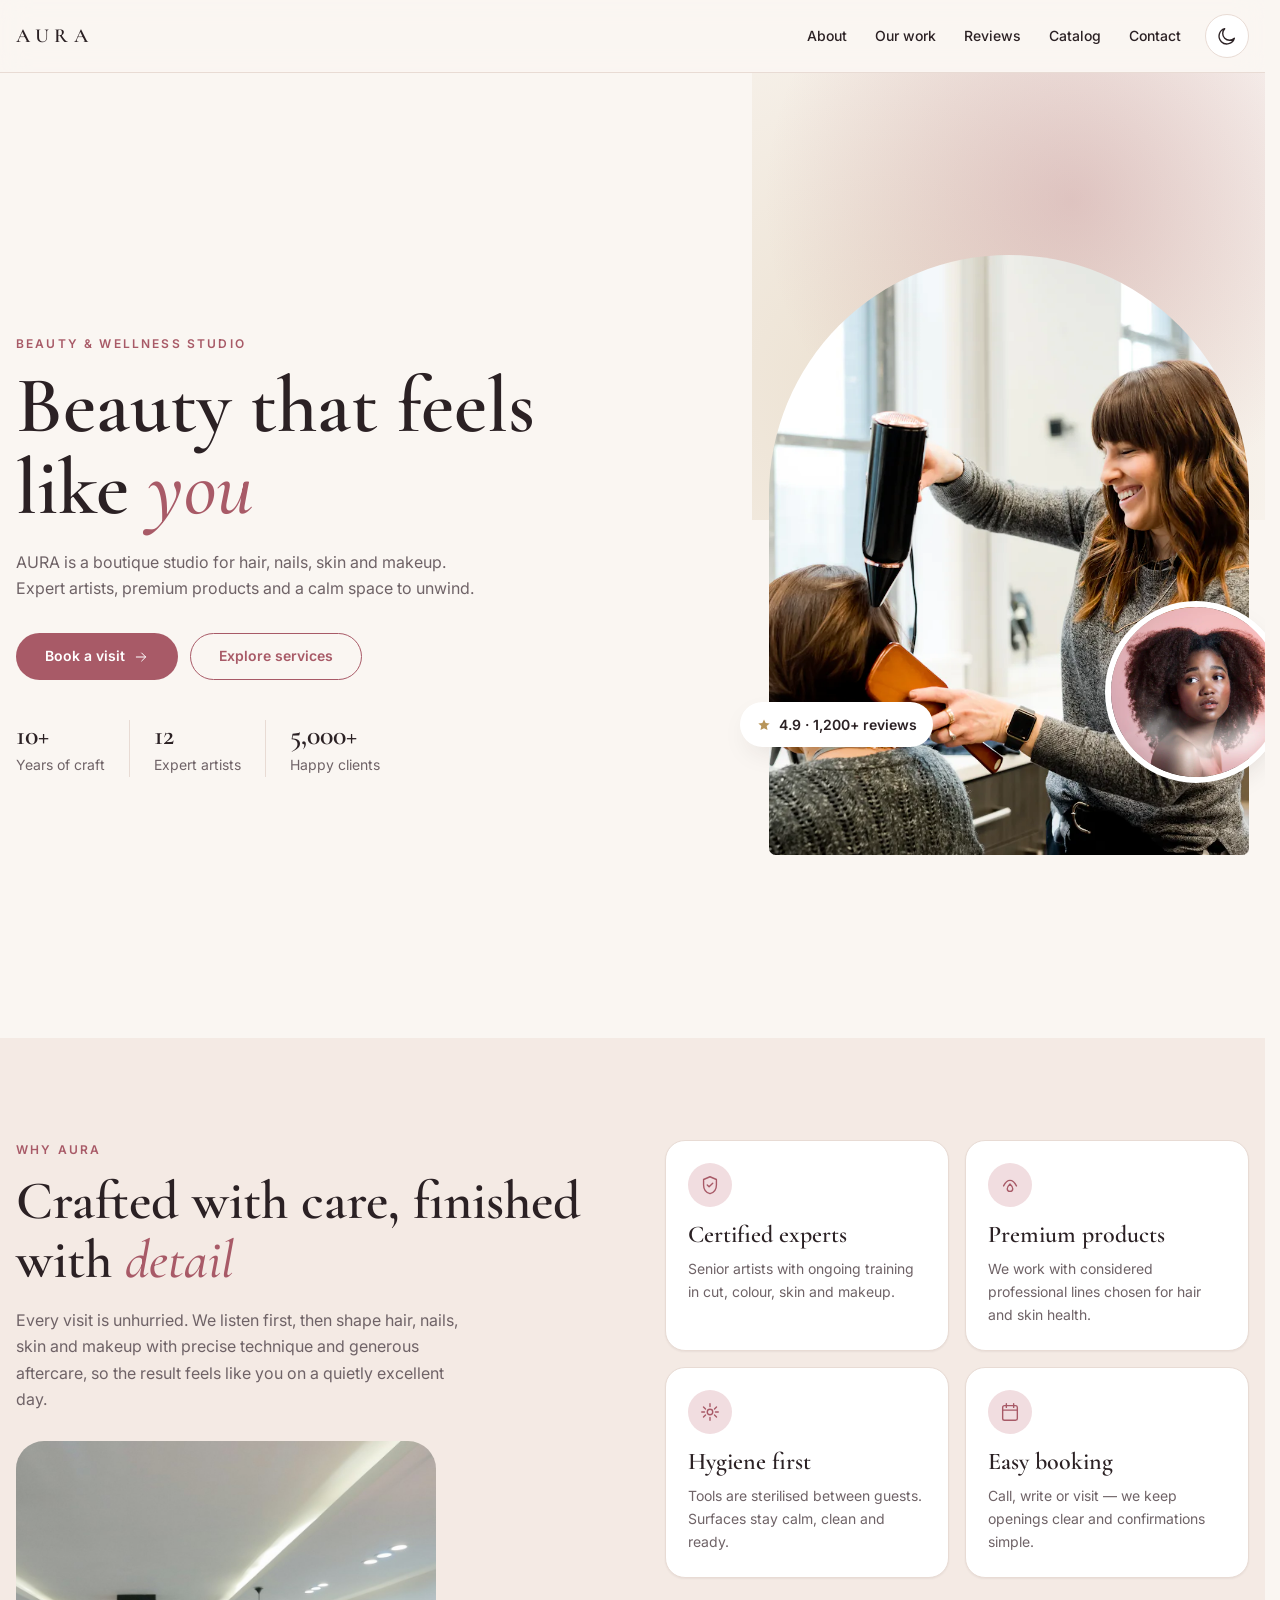
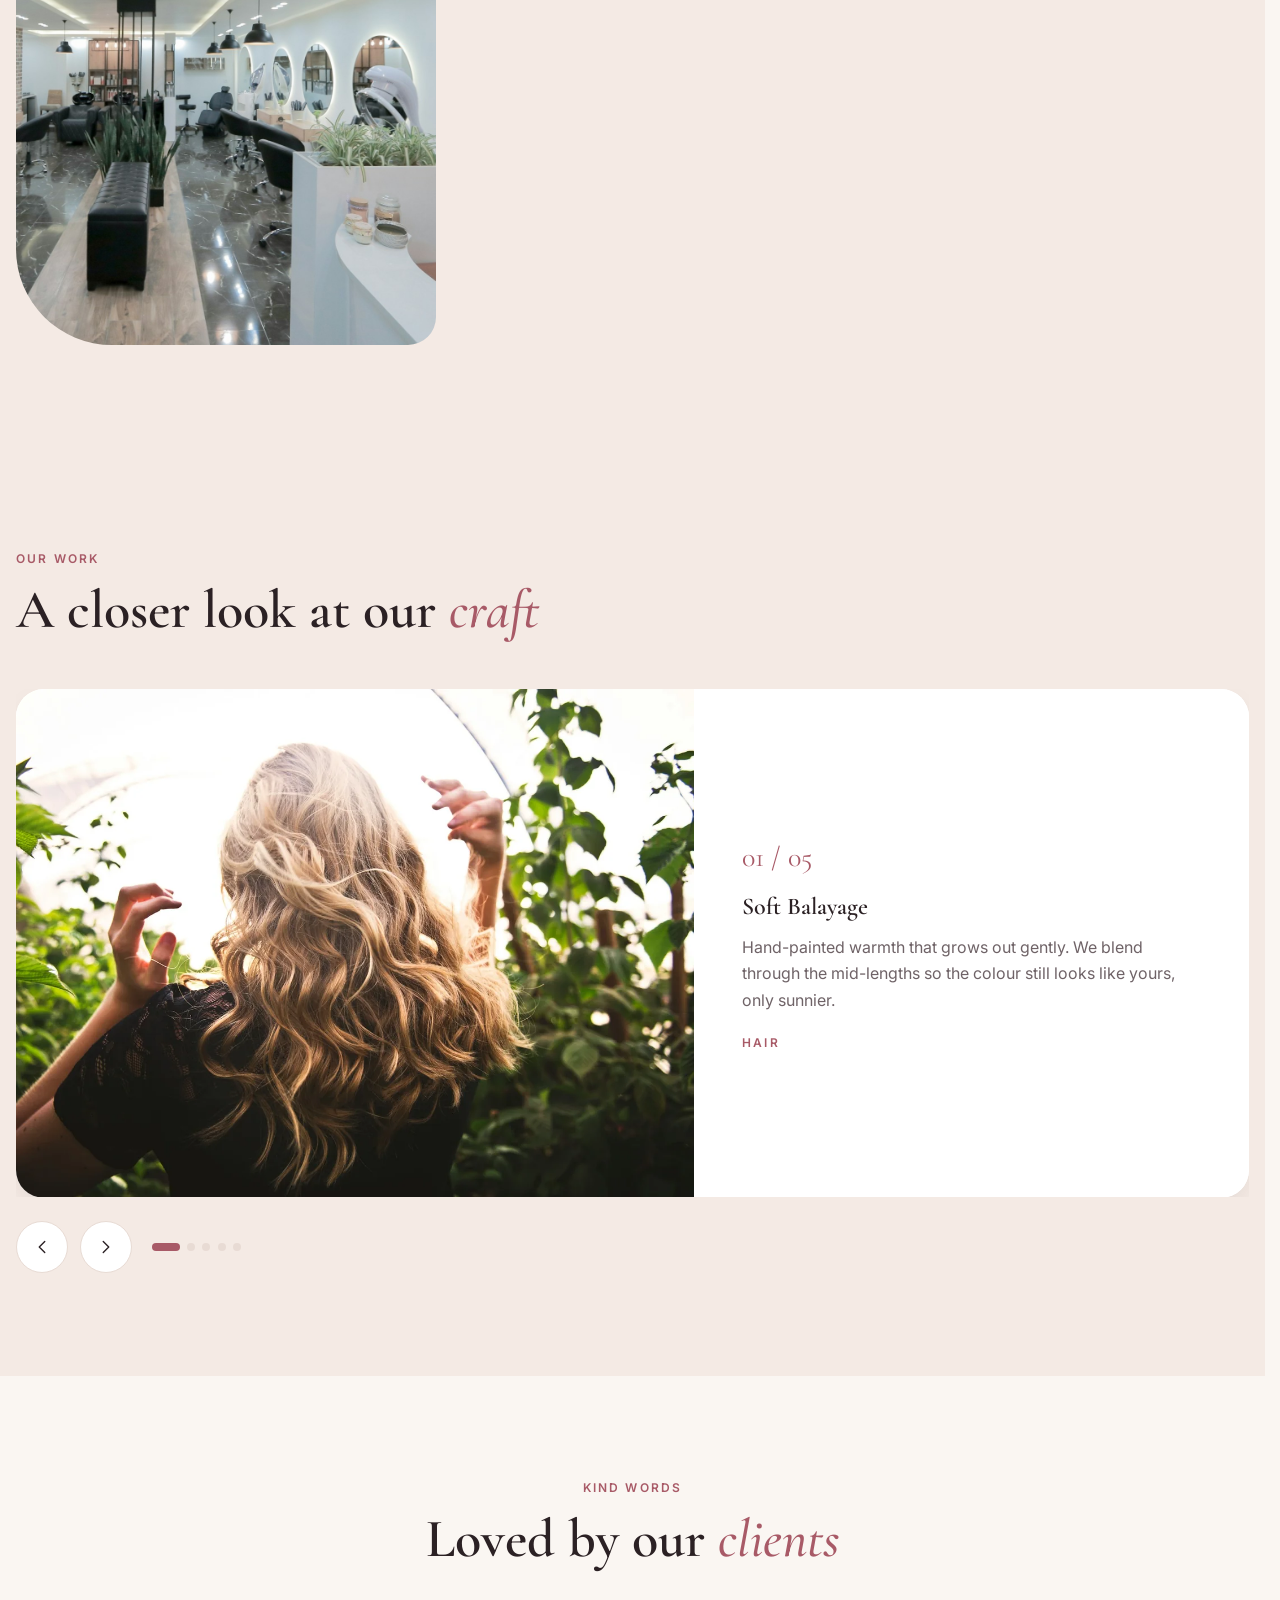
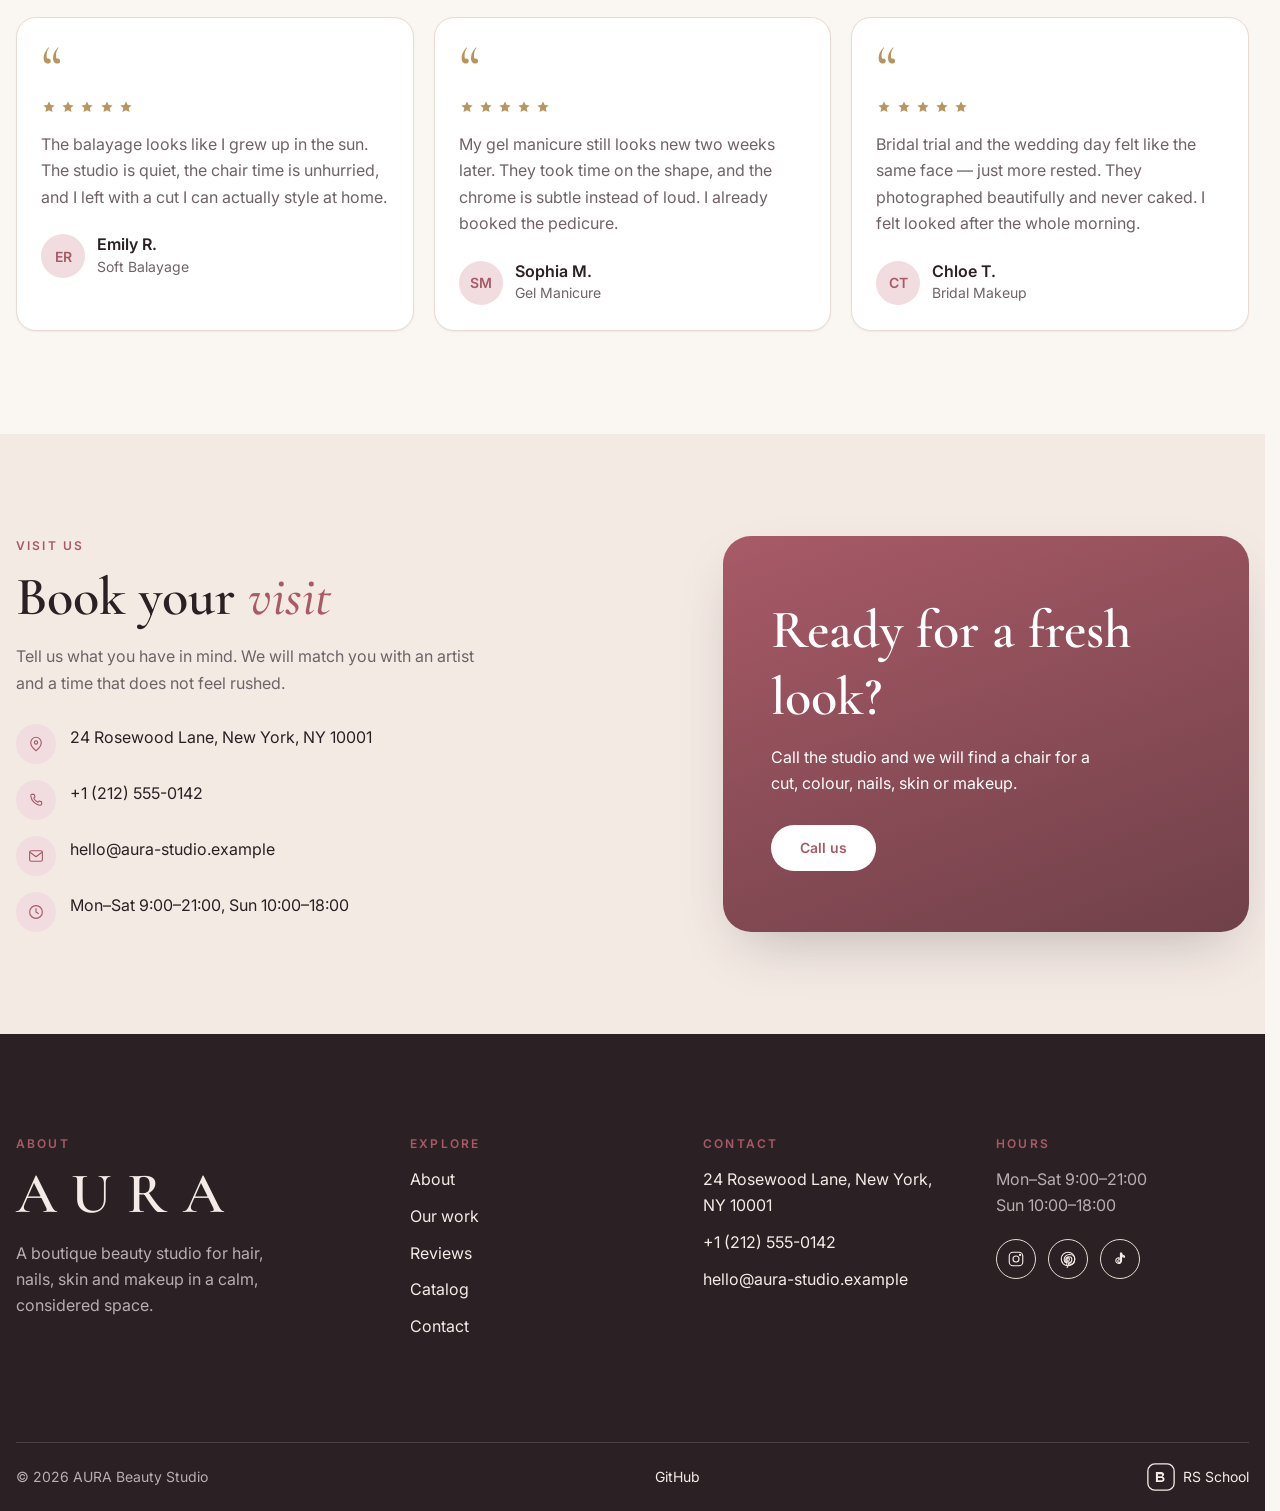
<file: index.html>
<!DOCTYPE html>
<html lang="en">
  <head>
    <meta charset="UTF-8">
    <meta name="viewport" content="width=device-width, initial-scale=1">
    <title>AURA Beauty Studio — Hair, Nails, Skin & Makeup</title>
    <link rel="icon" type="image/svg+xml" href="./assets/favicon.svg">
    <script src="./js/theme-init.js"></script>
    <link rel="preconnect" href="https://fonts.googleapis.com">
    <link rel="preconnect" href="https://fonts.gstatic.com" crossorigin>
    <link href="https://fonts.googleapis.com/css2?family=Cormorant+Garamond:ital,wght@0,500;0,600;1,500&family=Inter:wght@400;500;600&display=swap" rel="stylesheet">
    <link rel="stylesheet" href="./css/reset.css">
    <link rel="stylesheet" href="./css/tokens.css">
    <link rel="stylesheet" href="./css/base.css">
    <link rel="stylesheet" href="./css/layout.css">
    <link rel="stylesheet" href="./css/components.css">
    <link rel="stylesheet" href="./css/pages/home.css">
    <link rel="stylesheet" href="./css/responsive.css">
  </head>
  <body>
    <header class="header">
      <div class="container header__inner">
        <a class="logo" href="index.html">AURA</a>
        <nav class="nav" aria-label="Main navigation">
          <ul class="nav__list">
            <li><a href="index.html#about">About</a></li>
            <li><a href="index.html#work">Our work</a></li>
            <li><a href="index.html#reviews">Reviews</a></li>
            <li><a href="catalog.html">Catalog</a></li>
            <li><a href="index.html#contact">Contact</a></li>
          </ul>
        </nav>
        <div class="header__actions">
          <button class="theme-toggle" type="button" data-theme-toggle aria-label="Toggle color theme" aria-pressed="false">
            <svg class="theme-toggle__icon theme-toggle__icon--sun" viewBox="0 0 24 24" fill="none" stroke="currentColor" stroke-width="1.5" stroke-linecap="round" stroke-linejoin="round" aria-hidden="true">
              <circle cx="12" cy="12" r="4"></circle>
              <path d="M12 3v1.5M12 19.5V21M4.93 4.93l1.06 1.06M18.01 18.01l1.06 1.06M3 12h1.5M19.5 12H21M4.93 19.07l1.06-1.06M18.01 5.99l1.06-1.06"></path>
            </svg>
            <svg class="theme-toggle__icon theme-toggle__icon--moon" viewBox="0 0 24 24" fill="none" stroke="currentColor" stroke-width="1.5" stroke-linecap="round" stroke-linejoin="round" aria-hidden="true">
              <path d="M20 14.5A8.5 8.5 0 1 1 9.5 4 7 7 0 0 0 20 14.5z"></path>
            </svg>
          </button>
          <button class="burger" type="button" data-burger aria-label="Open menu" aria-expanded="false" aria-controls="mobile-menu">
            <span class="burger__line"></span>
            <span class="burger__line"></span>
            <span class="burger__line"></span>
          </button>
        </div>
      </div>
    </header>

    <div class="burger-menu" id="mobile-menu" data-burger-menu>
      <nav aria-label="Mobile navigation">
        <ul class="burger-menu__list">
          <li><a href="index.html#about">About</a></li>
          <li><a href="index.html#work">Our work</a></li>
          <li><a href="index.html#reviews">Reviews</a></li>
          <li><a href="catalog.html">Catalog</a></li>
          <li><a href="index.html#contact">Contact</a></li>
        </ul>
      </nav>
      <div class="burger-menu__cta">
        <a class="btn btn--primary" href="index.html#contact">Book a visit</a>
        <a class="burger-menu__contact" href="tel:+12125550142">+1 (212) 555-0142</a>
      </div>
    </div>

    <main>
      <section class="hero" id="hero" aria-labelledby="hero-title">
        <div class="container hero__inner">
          <div class="hero__content">
            <p class="eyebrow">Beauty & Wellness Studio</p>
            <h1 id="hero-title">Beauty that feels like <em>you</em></h1>
            <p class="hero__text">AURA is a boutique studio for hair, nails, skin and makeup. Expert artists, premium products and a calm space to unwind.</p>
            <div class="hero__actions">
              <a class="btn btn--primary" href="index.html#contact">
                Book a visit
                <svg class="btn__icon" viewBox="0 0 24 24" fill="none" stroke="currentColor" stroke-width="1.5" stroke-linecap="round" stroke-linejoin="round" aria-hidden="true">
                  <path d="M5 12h14M13 6l6 6-6 6"></path>
                </svg>
              </a>
              <a class="btn btn--secondary" href="catalog.html">Explore services</a>
            </div>
            <ul class="hero__stats">
              <li>
                <strong>10+</strong>
                <span>Years of craft</span>
              </li>
              <li>
                <strong>12</strong>
                <span>Expert artists</span>
              </li>
              <li>
                <strong>5,000+</strong>
                <span>Happy clients</span>
              </li>
            </ul>
          </div>
          <div class="hero__media">
            <img class="hero__photo hero__photo--main" src="./assets/img/hero-main.webp" alt="Stylist blow-drying long chestnut hair in warm salon light" width="800" height="1000">
            <img class="hero__photo hero__photo--round" src="./assets/img/hero-secondary.webp" alt="Client with a soft natural makeup look" width="600" height="600" loading="lazy">
            <p class="hero__badge">
              <svg viewBox="0 0 24 24" fill="currentColor" aria-hidden="true">
                <path d="M12 3.6 14.5 9l6 .6-4.5 4 1.3 5.9L12 16.8 6.7 19.5 8 13.6 3.5 9.6l6-.6L12 3.6z"></path>
              </svg>
              4.9 · 1,200+ reviews
            </p>
          </div>
        </div>
      </section>

      <section class="about" id="about" aria-labelledby="about-title">
        <div class="container about__inner">
          <div class="about__intro">
            <p class="eyebrow">Why AURA</p>
            <h2 id="about-title">Crafted with care, finished with <em>detail</em></h2>
            <p class="about__text">Every visit is unhurried. We listen first, then shape hair, nails, skin and makeup with precise technique and generous aftercare, so the result feels like you on a quietly excellent day.</p>
            <img class="about__photo" src="./assets/img/about.jpg" alt="Warm salon interior with a styling chair and soft natural light" width="1000" height="1200" loading="lazy">
          </div>
          <ul class="about__list">
            <li class="advantage">
              <span class="advantage__icon" aria-hidden="true">
                <svg viewBox="0 0 24 24" fill="none" stroke="currentColor" stroke-width="1.5" stroke-linecap="round" stroke-linejoin="round">
                  <path d="M12 3 5 6v6c0 5 3.2 8.4 7 9.5 3.8-1.1 7-4.5 7-9.5V6l-7-3z"></path>
                  <path d="m9 12 2 2 4-4"></path>
                </svg>
              </span>
              <h3 class="advantage__title">Certified experts</h3>
              <p class="advantage__text">Senior artists with ongoing training in cut, colour, skin and makeup.</p>
            </li>
            <li class="advantage">
              <span class="advantage__icon" aria-hidden="true">
                <svg viewBox="0 0 24 24" fill="none" stroke="currentColor" stroke-width="1.5" stroke-linecap="round" stroke-linejoin="round">
                  <path d="M5 13c4-8 10-8 14 0"></path>
                  <path d="M12 19a3 3 0 0 0 3-3c0-2-3-5-3-5s-3 3-3 5a3 3 0 0 0 3 3z"></path>
                </svg>
              </span>
              <h3 class="advantage__title">Premium products</h3>
              <p class="advantage__text">We work with considered professional lines chosen for hair and skin health.</p>
            </li>
            <li class="advantage">
              <span class="advantage__icon" aria-hidden="true">
                <svg viewBox="0 0 24 24" fill="none" stroke="currentColor" stroke-width="1.5" stroke-linecap="round" stroke-linejoin="round">
                  <path d="M12 3v3M12 18v3M4.9 6.5l2.2 2.2M16.9 15.3l2.2 2.2M3 12h3M18 12h3M4.9 17.5l2.2-2.2M16.9 8.7l2.2-2.2"></path>
                  <circle cx="12" cy="12" r="3"></circle>
                </svg>
              </span>
              <h3 class="advantage__title">Hygiene first</h3>
              <p class="advantage__text">Tools are sterilised between guests. Surfaces stay calm, clean and ready.</p>
            </li>
            <li class="advantage">
              <span class="advantage__icon" aria-hidden="true">
                <svg viewBox="0 0 24 24" fill="none" stroke="currentColor" stroke-width="1.5" stroke-linecap="round" stroke-linejoin="round">
                  <rect x="4" y="5" width="16" height="16" rx="2"></rect>
                  <path d="M8 3v4M16 3v4M4 10h16"></path>
                </svg>
              </span>
              <h3 class="advantage__title">Easy booking</h3>
              <p class="advantage__text">Call, write or visit — we keep openings clear and confirmations simple.</p>
            </li>
          </ul>
        </div>
      </section>

      <section class="work" id="work" aria-labelledby="work-title">
        <div class="container">
          <header class="section-head">
            <p class="eyebrow">Our work</p>
            <h2 id="work-title">A closer look at our <em>craft</em></h2>
          </header>
          <div class="slider" data-slider role="region" aria-roledescription="carousel" aria-label="Our work">
            <div class="slider__viewport">
              <ul class="slider__track">
                <li class="slider__slide">
                  <article class="slide">
                    <img class="slide__photo" src="./assets/img/work-1.webp" alt="Soft balayage on long hair in warm light" width="1200" height="900" loading="lazy">
                    <div class="slide__body">
                      <p class="slide__index">01 / 05</p>
                      <h3 class="slide__title">Soft Balayage</h3>
                      <p class="slide__text">Hand-painted warmth that grows out gently. We blend through the mid-lengths so the colour still looks like yours, only sunnier.</p>
                      <p class="slide__tag">Hair</p>
                    </div>
                  </article>
                </li>
                <li class="slider__slide">
                  <article class="slide">
                    <img class="slide__photo" src="./assets/img/work-2.webp" alt="Glazed chrome gel nails with a mirror finish" width="1200" height="900" loading="lazy">
                    <div class="slide__body">
                      <p class="slide__index">02 / 05</p>
                      <h3 class="slide__title">Glazed Chrome Nails</h3>
                      <p class="slide__text">A refined metallic glaze over a structured gel base. Quiet shine for evenings without looking costume-like.</p>
                      <p class="slide__tag">Nails</p>
                    </div>
                  </article>
                </li>
                <li class="slider__slide">
                  <article class="slide">
                    <img class="slide__photo" src="./assets/img/work-3.webp" alt="Glowing skin after a facial treatment" width="1200" height="900" loading="lazy">
                    <div class="slide__body">
                      <p class="slide__index">03 / 05</p>
                      <h3 class="slide__title">Glow Facial</h3>
                      <p class="slide__text">A tailored cleanse, massage and mask that settles redness and leaves skin rested rather than overworked.</p>
                      <p class="slide__tag">Face & Skin</p>
                    </div>
                  </article>
                </li>
                <li class="slider__slide">
                  <article class="slide">
                    <img class="slide__photo" src="./assets/img/work-4.webp" alt="Soft bridal makeup with a luminous complexion" width="1200" height="900" loading="lazy">
                    <div class="slide__body">
                      <p class="slide__index">04 / 05</p>
                      <h3 class="slide__title">Bridal Makeup</h3>
                      <p class="slide__text">Long-wear complexion work and a light, camera-ready finish that still looks like skin in person.</p>
                      <p class="slide__tag">Makeup</p>
                    </div>
                  </article>
                </li>
                <li class="slider__slide">
                  <article class="slide">
                    <img class="slide__photo" src="./assets/img/work-5.webp" alt="Sleek bob haircut with a sharp, polished finish" width="1200" height="900" loading="lazy">
                    <div class="slide__body">
                      <p class="slide__index">05 / 05</p>
                      <h3 class="slide__title">Sleek Bob</h3>
                      <p class="slide__text">A precise line, a smooth blow-dry and a cut that sits clean from the first week through the grow-out.</p>
                      <p class="slide__tag">Hair</p>
                    </div>
                  </article>
                </li>
              </ul>
            </div>
            <div class="slider__controls">
              <button class="slider__btn" data-slider-prev type="button" aria-label="Previous slide">
                <svg viewBox="0 0 24 24" fill="none" stroke="currentColor" stroke-width="1.5" stroke-linecap="round" stroke-linejoin="round" aria-hidden="true">
                  <path d="M15 6 9 12l6 6"></path>
                </svg>
              </button>
              <button class="slider__btn" data-slider-next type="button" aria-label="Next slide">
                <svg viewBox="0 0 24 24" fill="none" stroke="currentColor" stroke-width="1.5" stroke-linecap="round" stroke-linejoin="round" aria-hidden="true">
                  <path d="m9 6 6 6-6 6"></path>
                </svg>
              </button>
              <div class="slider__dots">
                <button type="button" class="slider__dot is-active" aria-label="Go to slide 1" aria-current="true"></button>
                <button type="button" class="slider__dot" aria-label="Go to slide 2"></button>
                <button type="button" class="slider__dot" aria-label="Go to slide 3"></button>
                <button type="button" class="slider__dot" aria-label="Go to slide 4"></button>
                <button type="button" class="slider__dot" aria-label="Go to slide 5"></button>
              </div>
            </div>
          </div>
        </div>
      </section>

      <section class="reviews" id="reviews" aria-labelledby="reviews-title">
        <div class="container">
          <header class="section-head section-head--center">
            <p class="eyebrow">Kind words</p>
            <h2 id="reviews-title">Loved by our <em>clients</em></h2>
          </header>
          <ul class="reviews__list">
            <li>
              <article class="review">
                <p class="review__quote" aria-hidden="true">“</p>
                <p class="review__stars" role="img" aria-label="5 out of 5 stars">
                  <svg viewBox="0 0 24 24" fill="currentColor" aria-hidden="true"><path d="M12 3.6 14.5 9l6 .6-4.5 4 1.3 5.9L12 16.8 6.7 19.5 8 13.6 3.5 9.6l6-.6L12 3.6z"></path></svg>
                  <svg viewBox="0 0 24 24" fill="currentColor" aria-hidden="true"><path d="M12 3.6 14.5 9l6 .6-4.5 4 1.3 5.9L12 16.8 6.7 19.5 8 13.6 3.5 9.6l6-.6L12 3.6z"></path></svg>
                  <svg viewBox="0 0 24 24" fill="currentColor" aria-hidden="true"><path d="M12 3.6 14.5 9l6 .6-4.5 4 1.3 5.9L12 16.8 6.7 19.5 8 13.6 3.5 9.6l6-.6L12 3.6z"></path></svg>
                  <svg viewBox="0 0 24 24" fill="currentColor" aria-hidden="true"><path d="M12 3.6 14.5 9l6 .6-4.5 4 1.3 5.9L12 16.8 6.7 19.5 8 13.6 3.5 9.6l6-.6L12 3.6z"></path></svg>
                  <svg viewBox="0 0 24 24" fill="currentColor" aria-hidden="true"><path d="M12 3.6 14.5 9l6 .6-4.5 4 1.3 5.9L12 16.8 6.7 19.5 8 13.6 3.5 9.6l6-.6L12 3.6z"></path></svg>
                </p>
                <p class="review__text">The balayage looks like I grew up in the sun. The studio is quiet, the chair time is unhurried, and I left with a cut I can actually style at home.</p>
                <div class="review__author">
                  <span class="review__avatar" aria-hidden="true">ER</span>
                  <div>
                    <h3 class="review__name">Emily R.</h3>
                    <p class="review__service">Soft Balayage</p>
                  </div>
                </div>
              </article>
            </li>
            <li>
              <article class="review">
                <p class="review__quote" aria-hidden="true">“</p>
                <p class="review__stars" role="img" aria-label="5 out of 5 stars">
                  <svg viewBox="0 0 24 24" fill="currentColor" aria-hidden="true"><path d="M12 3.6 14.5 9l6 .6-4.5 4 1.3 5.9L12 16.8 6.7 19.5 8 13.6 3.5 9.6l6-.6L12 3.6z"></path></svg>
                  <svg viewBox="0 0 24 24" fill="currentColor" aria-hidden="true"><path d="M12 3.6 14.5 9l6 .6-4.5 4 1.3 5.9L12 16.8 6.7 19.5 8 13.6 3.5 9.6l6-.6L12 3.6z"></path></svg>
                  <svg viewBox="0 0 24 24" fill="currentColor" aria-hidden="true"><path d="M12 3.6 14.5 9l6 .6-4.5 4 1.3 5.9L12 16.8 6.7 19.5 8 13.6 3.5 9.6l6-.6L12 3.6z"></path></svg>
                  <svg viewBox="0 0 24 24" fill="currentColor" aria-hidden="true"><path d="M12 3.6 14.5 9l6 .6-4.5 4 1.3 5.9L12 16.8 6.7 19.5 8 13.6 3.5 9.6l6-.6L12 3.6z"></path></svg>
                  <svg viewBox="0 0 24 24" fill="currentColor" aria-hidden="true"><path d="M12 3.6 14.5 9l6 .6-4.5 4 1.3 5.9L12 16.8 6.7 19.5 8 13.6 3.5 9.6l6-.6L12 3.6z"></path></svg>
                </p>
                <p class="review__text">My gel manicure still looks new two weeks later. They took time on the shape, and the chrome is subtle instead of loud. I already booked the pedicure.</p>
                <div class="review__author">
                  <span class="review__avatar" aria-hidden="true">SM</span>
                  <div>
                    <h3 class="review__name">Sophia M.</h3>
                    <p class="review__service">Gel Manicure</p>
                  </div>
                </div>
              </article>
            </li>
            <li>
              <article class="review">
                <p class="review__quote" aria-hidden="true">“</p>
                <p class="review__stars" role="img" aria-label="5 out of 5 stars">
                  <svg viewBox="0 0 24 24" fill="currentColor" aria-hidden="true"><path d="M12 3.6 14.5 9l6 .6-4.5 4 1.3 5.9L12 16.8 6.7 19.5 8 13.6 3.5 9.6l6-.6L12 3.6z"></path></svg>
                  <svg viewBox="0 0 24 24" fill="currentColor" aria-hidden="true"><path d="M12 3.6 14.5 9l6 .6-4.5 4 1.3 5.9L12 16.8 6.7 19.5 8 13.6 3.5 9.6l6-.6L12 3.6z"></path></svg>
                  <svg viewBox="0 0 24 24" fill="currentColor" aria-hidden="true"><path d="M12 3.6 14.5 9l6 .6-4.5 4 1.3 5.9L12 16.8 6.7 19.5 8 13.6 3.5 9.6l6-.6L12 3.6z"></path></svg>
                  <svg viewBox="0 0 24 24" fill="currentColor" aria-hidden="true"><path d="M12 3.6 14.5 9l6 .6-4.5 4 1.3 5.9L12 16.8 6.7 19.5 8 13.6 3.5 9.6l6-.6L12 3.6z"></path></svg>
                  <svg viewBox="0 0 24 24" fill="currentColor" aria-hidden="true"><path d="M12 3.6 14.5 9l6 .6-4.5 4 1.3 5.9L12 16.8 6.7 19.5 8 13.6 3.5 9.6l6-.6L12 3.6z"></path></svg>
                </p>
                <p class="review__text">Bridal trial and the wedding day felt like the same face — just more rested. They photographed beautifully and never caked. I felt looked after the whole morning.</p>
                <div class="review__author">
                  <span class="review__avatar" aria-hidden="true">CT</span>
                  <div>
                    <h3 class="review__name">Chloe T.</h3>
                    <p class="review__service">Bridal Makeup</p>
                  </div>
                </div>
              </article>
            </li>
          </ul>
        </div>
      </section>

      <section class="contact" id="contact" aria-labelledby="contact-title">
        <div class="container contact__inner">
          <div class="contact__info">
            <p class="eyebrow">Visit us</p>
            <h2 id="contact-title">Book your <em>visit</em></h2>
            <p class="contact__lead">Tell us what you have in mind. We will match you with an artist and a time that does not feel rushed.</p>
            <ul class="contact__list">
              <li>
                <span class="contact__icon" aria-hidden="true">
                  <svg viewBox="0 0 24 24" fill="none" stroke="currentColor" stroke-width="1.5" stroke-linecap="round" stroke-linejoin="round"><path d="M12 21s7-5.4 7-11a7 7 0 1 0-14 0c0 5.6 7 11 7 11z"></path><circle cx="12" cy="10" r="2.2"></circle></svg>
                </span>
                <a href="https://www.google.com/maps/search/?api=1&query=24+Rosewood+Lane+New+York+NY+10001" target="_blank" rel="noopener noreferrer">24 Rosewood Lane, New York, NY 10001</a>
              </li>
              <li>
                <span class="contact__icon" aria-hidden="true">
                  <svg viewBox="0 0 24 24" fill="none" stroke="currentColor" stroke-width="1.5" stroke-linecap="round" stroke-linejoin="round"><path d="M6.5 4.5h3l1.2 3.2-1.8 1.8a12 12 0 0 0 5.6 5.6l1.8-1.8 3.2 1.2v3A2 2 0 0 1 17.5 19 14.5 14.5 0 0 1 5 6.5a2 2 0 0 1 1.5-2z"></path></svg>
                </span>
                <a href="tel:+12125550142">+1 (212) 555-0142</a>
              </li>
              <li>
                <span class="contact__icon" aria-hidden="true">
                  <svg viewBox="0 0 24 24" fill="none" stroke="currentColor" stroke-width="1.5" stroke-linecap="round" stroke-linejoin="round"><rect x="3.5" y="5" width="17" height="14" rx="2"></rect><path d="m4 7 8 6 8-6"></path></svg>
                </span>
                <a href="mailto:hello@aura-studio.example">hello@aura-studio.example</a>
              </li>
              <li>
                <span class="contact__icon" aria-hidden="true">
                  <svg viewBox="0 0 24 24" fill="none" stroke="currentColor" stroke-width="1.5" stroke-linecap="round" stroke-linejoin="round"><circle cx="12" cy="12" r="8.5"></circle><path d="M12 7.5V12l3 2"></path></svg>
                </span>
                <p>Mon–Sat 9:00–21:00, Sun 10:00–18:00</p>
              </li>
            </ul>
          </div>
          <div class="invite">
            <h3 class="invite__title">Ready for a fresh look?</h3>
            <p class="invite__text">Call the studio and we will find a chair for a cut, colour, nails, skin or makeup.</p>
            <a class="btn btn--invite" href="tel:+12125550142">Call us</a>
          </div>
        </div>
      </section>
    </main>

    <footer class="footer">
      <div class="container footer__inner">
        <section class="footer__col">
          <h2 class="footer__title">About</h2>
          <p class="footer__brand">AURA</p>
          <p class="footer__about">A boutique beauty studio for hair, nails, skin and makeup in a calm, considered space.</p>
        </section>
        <nav class="footer__col" aria-label="Footer">
          <h2 class="footer__title">Explore</h2>
          <ul class="footer__links">
            <li><a href="index.html#about">About</a></li>
            <li><a href="index.html#work">Our work</a></li>
            <li><a href="index.html#reviews">Reviews</a></li>
            <li><a href="catalog.html">Catalog</a></li>
            <li><a href="index.html#contact">Contact</a></li>
          </ul>
        </nav>
        <section class="footer__col">
          <h2 class="footer__title">Contact</h2>
          <ul class="footer__contacts">
            <li>
              <a href="https://www.google.com/maps/search/?api=1&query=24+Rosewood+Lane+New+York+NY+10001" target="_blank" rel="noopener noreferrer">24 Rosewood Lane, New York, NY 10001</a>
            </li>
            <li><a href="tel:+12125550142">+1 (212) 555-0142</a></li>
            <li><a href="mailto:hello@aura-studio.example">hello@aura-studio.example</a></li>
          </ul>
        </section>
        <section class="footer__col">
          <h2 class="footer__title">Hours</h2>
          <p class="footer__hours">Mon–Sat 9:00–21:00<br>Sun 10:00–18:00</p>
          <ul class="footer__socials">
            <li>
              <a class="footer__social" href="https://www.instagram.com/" target="_blank" rel="noopener noreferrer" aria-label="AURA on Instagram">
                <svg viewBox="0 0 24 24" fill="none" stroke="currentColor" stroke-width="1.5" stroke-linecap="round" stroke-linejoin="round" aria-hidden="true">
                  <rect x="3" y="3" width="18" height="18" rx="5"></rect>
                  <circle cx="12" cy="12" r="4"></circle>
                  <circle cx="17.5" cy="6.5" r="0.8" fill="currentColor"></circle>
                </svg>
              </a>
            </li>
            <li>
              <a class="footer__social" href="https://www.pinterest.com/" target="_blank" rel="noopener noreferrer" aria-label="AURA on Pinterest">
                <svg viewBox="0 0 24 24" fill="none" stroke="currentColor" stroke-width="1.5" stroke-linecap="round" stroke-linejoin="round" aria-hidden="true">
                  <circle cx="12" cy="12" r="9"></circle>
                  <path d="M10.2 19.2c.6-2.4 1.1-4.8 1.1-4.8s-.6-.1-.6-1.5c0-1.4.8-2.4 1.8-2.4.9 0 1.3.6 1.3 1.4 0 .9-.6 2.2-.9 3.4-.3 1 .4 1.8 1.4 1.8 1.7 0 2.8-2.2 2.8-4.7 0-1.9-1.3-3.4-3.7-3.4-2.7 0-4.4 2-4.4 4.2 0 .8.2 1.4.6 1.9.1.1.1.2.1.3l-.2.9c0 .3-.2.4-.5.3-1.4-.6-2.1-2.2-2.1-4 0-3 2.5-6.6 7.5-6.6 4 0 6.6 2.9 6.6 6 0 4.1-2.3 7.1-5.6 7.1-1.1 0-2.2-.6-2.5-1.3l-.7 2.7c-.3 1-.9 2-1.4 2.7"></path>
                </svg>
              </a>
            </li>
            <li>
              <a class="footer__social" href="https://www.tiktok.com/" target="_blank" rel="noopener noreferrer" aria-label="AURA on TikTok">
                <svg viewBox="0 0 24 24" fill="none" stroke="currentColor" stroke-width="1.5" stroke-linecap="round" stroke-linejoin="round" aria-hidden="true">
                  <path d="M14 4v10.2a3.8 3.8 0 1 1-3.2-3.75V13a1.8 1.8 0 1 0 1.8 1.8V4h1.4c.4 2.2 1.9 3.8 4 4.1V9.6c-1.5-.1-2.8-.8-3.8-1.9V4z"></path>
                </svg>
              </a>
            </li>
          </ul>
        </section>
      </div>
      <div class="container footer__bar">
        <p>© 2026 AURA Beauty Studio</p>
        <a href="https://github.com/nasteew" target="_blank" rel="noopener noreferrer">GitHub</a>
        <a class="footer__rss" href="https://rs.school/" target="_blank" rel="noopener noreferrer">
          <svg class="footer__rss-mark" viewBox="0 0 32 32" fill="none" aria-hidden="true">
            <rect x="1" y="1" width="30" height="30" rx="8" stroke="currentColor" stroke-width="1.5"></rect>
            <path fill="currentColor" d="M10.2 21.6V10.4h6.1c1.9 0 3.2 1.1 3.2 2.8 0 1.2-.7 2.1-1.8 2.5 1.4.3 2.3 1.3 2.3 2.8 0 2-1.5 3.1-3.6 3.1h-6.2zm2.3-6.5h3.5c.8 0 1.3-.5 1.3-1.2s-.5-1.1-1.3-1.1h-3.5v2.3zm0 4.7h3.9c.9 0 1.5-.5 1.5-1.3s-.6-1.3-1.5-1.3h-3.9v2.6z"></path>
          </svg>
          RS School
        </a>
      </div>
    </footer>
    <script type="module" src="./js/main.js"></script>
  </body>
</html>
</file>
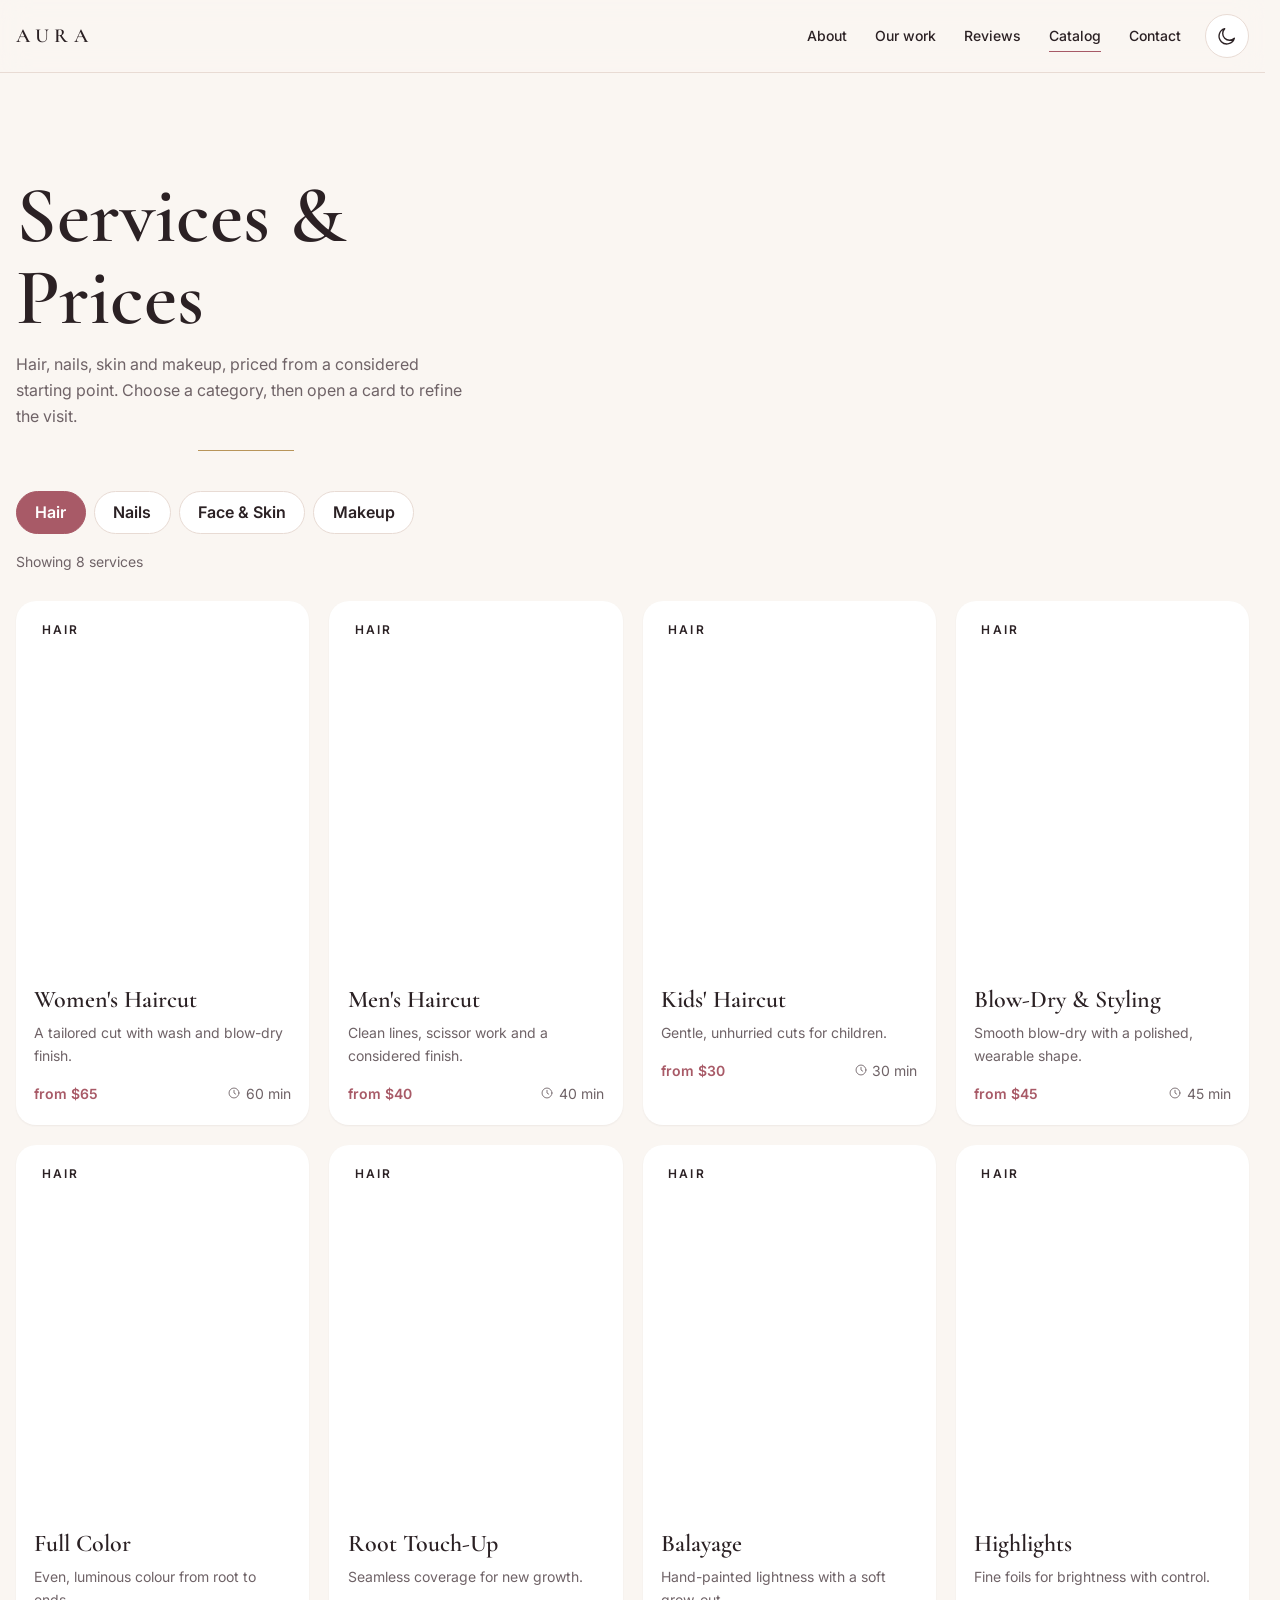
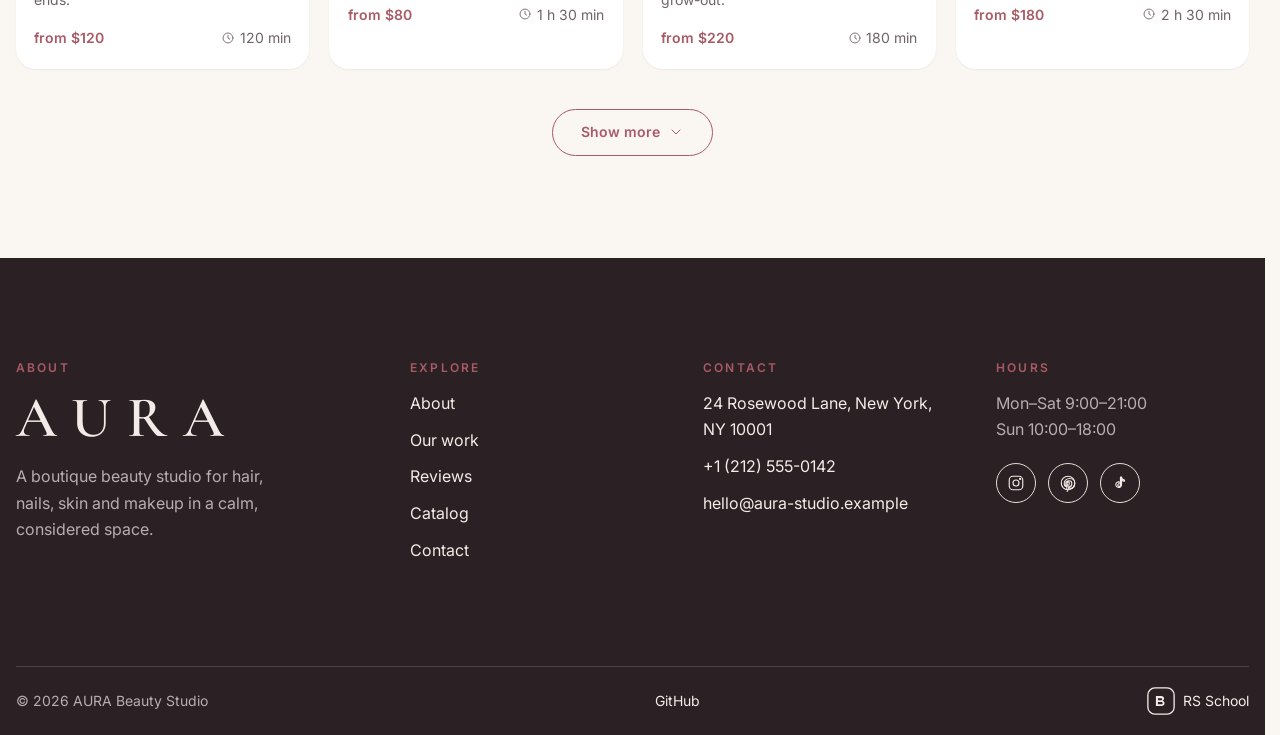
<file: catalog.html>
<!DOCTYPE html>
<html lang="en">
  <head>
    <meta charset="UTF-8">
    <meta name="viewport" content="width=device-width, initial-scale=1">
    <title>Services & Prices — AURA Beauty Studio</title>
    <link rel="icon" type="image/svg+xml" href="./assets/favicon.svg">
    <script src="./js/theme-init.js"></script>
    <link rel="preconnect" href="https://fonts.googleapis.com">
    <link rel="preconnect" href="https://fonts.gstatic.com" crossorigin>
    <link href="https://fonts.googleapis.com/css2?family=Cormorant+Garamond:ital,wght@0,500;0,600;1,500&family=Inter:wght@400;500;600&display=swap" rel="stylesheet">
    <link rel="stylesheet" href="./css/reset.css">
    <link rel="stylesheet" href="./css/tokens.css">
    <link rel="stylesheet" href="./css/base.css">
    <link rel="stylesheet" href="./css/layout.css">
    <link rel="stylesheet" href="./css/components.css">
    <link rel="stylesheet" href="./css/pages/catalog.css">
    <link rel="stylesheet" href="./css/responsive.css">
  </head>
  <body>
    <header class="header">
      <div class="container header__inner">
        <a class="logo" href="index.html">AURA</a>
        <nav class="nav" aria-label="Main navigation">
          <ul class="nav__list">
            <li><a href="index.html#about">About</a></li>
            <li><a href="index.html#work">Our work</a></li>
            <li><a href="index.html#reviews">Reviews</a></li>
            <li><a href="catalog.html" aria-current="page">Catalog</a></li>
            <li><a href="index.html#contact">Contact</a></li>
          </ul>
        </nav>
        <div class="header__actions">
          <button class="theme-toggle" type="button" data-theme-toggle aria-label="Toggle color theme" aria-pressed="false">
            <svg class="theme-toggle__icon theme-toggle__icon--sun" viewBox="0 0 24 24" fill="none" stroke="currentColor" stroke-width="1.5" stroke-linecap="round" stroke-linejoin="round" aria-hidden="true">
              <circle cx="12" cy="12" r="4"></circle>
              <path d="M12 3v1.5M12 19.5V21M4.93 4.93l1.06 1.06M18.01 18.01l1.06 1.06M3 12h1.5M19.5 12H21M4.93 19.07l1.06-1.06M18.01 5.99l1.06-1.06"></path>
            </svg>
            <svg class="theme-toggle__icon theme-toggle__icon--moon" viewBox="0 0 24 24" fill="none" stroke="currentColor" stroke-width="1.5" stroke-linecap="round" stroke-linejoin="round" aria-hidden="true">
              <path d="M20 14.5A8.5 8.5 0 1 1 9.5 4 7 7 0 0 0 20 14.5z"></path>
            </svg>
          </button>
          <button class="burger" type="button" data-burger aria-label="Open menu" aria-expanded="false" aria-controls="mobile-menu">
            <span class="burger__line"></span>
            <span class="burger__line"></span>
            <span class="burger__line"></span>
          </button>
        </div>
      </div>
    </header>

    <div class="burger-menu" id="mobile-menu" data-burger-menu>
      <nav aria-label="Mobile navigation">
        <ul class="burger-menu__list">
          <li><a href="index.html#about">About</a></li>
          <li><a href="index.html#work">Our work</a></li>
          <li><a href="index.html#reviews">Reviews</a></li>
          <li><a href="catalog.html" aria-current="page">Catalog</a></li>
          <li><a href="index.html#contact">Contact</a></li>
        </ul>
      </nav>
      <div class="burger-menu__cta">
        <a class="btn btn--primary" href="index.html#contact">Book a visit</a>
        <a class="burger-menu__contact" href="tel:+12125550142">+1 (212) 555-0142</a>
      </div>
    </div>

    <main>
      <section class="catalog" aria-labelledby="catalog-title">
        <div class="container">
          <div class="catalog__intro">
            <h1 id="catalog-title">Services & Prices</h1>
            <p>Hair, nails, skin and makeup, priced from a considered starting point. Choose a category, then open a card to refine the visit.</p>
            <hr class="catalog__rule">
          </div>
          <div class="catalog__toolbar">
            <div class="tabs" role="tablist" aria-label="Service categories">
              <button class="tabs__btn is-active" id="tab-hair" type="button" role="tab" aria-selected="true" aria-controls="catalog-panel" data-category="hair" tabindex="0">Hair</button>
              <button class="tabs__btn" id="tab-nails" type="button" role="tab" aria-selected="false" aria-controls="catalog-panel" data-category="nails" tabindex="-1">Nails</button>
              <button class="tabs__btn" id="tab-face" type="button" role="tab" aria-selected="false" aria-controls="catalog-panel" data-category="face" tabindex="-1">Face & Skin</button>
              <button class="tabs__btn" id="tab-makeup" type="button" role="tab" aria-selected="false" aria-controls="catalog-panel" data-category="makeup" tabindex="-1">Makeup</button>
            </div>
            <p class="catalog__count" data-catalog-count>Showing 8 services</p>
          </div>
          <h2 class="visually-hidden" id="catalog-heading">Hair</h2>
          <div class="catalog__grid" id="catalog-panel" role="tabpanel" aria-labelledby="tab-hair" data-catalog-grid></div>
          <div class="catalog__more">
            <button class="btn btn--secondary" type="button" data-show-more>
              Show more
              <svg class="btn__icon" viewBox="0 0 24 24" fill="none" stroke="currentColor" stroke-width="1.5" stroke-linecap="round" stroke-linejoin="round" aria-hidden="true">
                <path d="m6 9 6 6 6-6"></path>
              </svg>
            </button>
          </div>
        </div>
      </section>
    </main>

    <div class="modal" data-modal role="dialog" aria-modal="true" aria-label="Service details" hidden>
      <div class="modal__backdrop" data-modal-close></div>
      <div class="modal__dialog">
        <button class="modal__close" type="button" data-modal-close aria-label="Close">
          <svg viewBox="0 0 24 24" fill="none" stroke="currentColor" stroke-width="1.5" stroke-linecap="round" aria-hidden="true">
            <path d="M6 6l12 12M18 6 6 18"></path>
          </svg>
        </button>
        <div data-modal-body></div>
      </div>
    </div>

    <footer class="footer">
      <div class="container footer__inner">
        <section class="footer__col">
          <h2 class="footer__title">About</h2>
          <p class="footer__brand">AURA</p>
          <p class="footer__about">A boutique beauty studio for hair, nails, skin and makeup in a calm, considered space.</p>
        </section>
        <nav class="footer__col" aria-label="Footer">
          <h2 class="footer__title">Explore</h2>
          <ul class="footer__links">
            <li><a href="index.html#about">About</a></li>
            <li><a href="index.html#work">Our work</a></li>
            <li><a href="index.html#reviews">Reviews</a></li>
            <li><a href="catalog.html" aria-current="page">Catalog</a></li>
            <li><a href="index.html#contact">Contact</a></li>
          </ul>
        </nav>
        <section class="footer__col">
          <h2 class="footer__title">Contact</h2>
          <ul class="footer__contacts">
            <li>
              <a href="https://www.google.com/maps/search/?api=1&query=24+Rosewood+Lane+New+York+NY+10001" target="_blank" rel="noopener noreferrer">24 Rosewood Lane, New York, NY 10001</a>
            </li>
            <li><a href="tel:+12125550142">+1 (212) 555-0142</a></li>
            <li><a href="mailto:hello@aura-studio.example">hello@aura-studio.example</a></li>
          </ul>
        </section>
        <section class="footer__col">
          <h2 class="footer__title">Hours</h2>
          <p class="footer__hours">Mon–Sat 9:00–21:00<br>Sun 10:00–18:00</p>
          <ul class="footer__socials">
            <li>
              <a class="footer__social" href="https://www.instagram.com/" target="_blank" rel="noopener noreferrer" aria-label="AURA on Instagram">
                <svg viewBox="0 0 24 24" fill="none" stroke="currentColor" stroke-width="1.5" stroke-linecap="round" stroke-linejoin="round" aria-hidden="true">
                  <rect x="3" y="3" width="18" height="18" rx="5"></rect>
                  <circle cx="12" cy="12" r="4"></circle>
                  <circle cx="17.5" cy="6.5" r="0.8" fill="currentColor"></circle>
                </svg>
              </a>
            </li>
            <li>
              <a class="footer__social" href="https://www.pinterest.com/" target="_blank" rel="noopener noreferrer" aria-label="AURA on Pinterest">
                <svg viewBox="0 0 24 24" fill="none" stroke="currentColor" stroke-width="1.5" stroke-linecap="round" stroke-linejoin="round" aria-hidden="true">
                  <circle cx="12" cy="12" r="9"></circle>
                  <path d="M10.2 19.2c.6-2.4 1.1-4.8 1.1-4.8s-.6-.1-.6-1.5c0-1.4.8-2.4 1.8-2.4.9 0 1.3.6 1.3 1.4 0 .9-.6 2.2-.9 3.4-.3 1 .4 1.8 1.4 1.8 1.7 0 2.8-2.2 2.8-4.7 0-1.9-1.3-3.4-3.7-3.4-2.7 0-4.4 2-4.4 4.2 0 .8.2 1.4.6 1.9.1.1.1.2.1.3l-.2.9c0 .3-.2.4-.5.3-1.4-.6-2.1-2.2-2.1-4 0-3 2.5-6.6 7.5-6.6 4 0 6.6 2.9 6.6 6 0 4.1-2.3 7.1-5.6 7.1-1.1 0-2.2-.6-2.5-1.3l-.7 2.7c-.3 1-.9 2-1.4 2.7"></path>
                </svg>
              </a>
            </li>
            <li>
              <a class="footer__social" href="https://www.tiktok.com/" target="_blank" rel="noopener noreferrer" aria-label="AURA on TikTok">
                <svg viewBox="0 0 24 24" fill="none" stroke="currentColor" stroke-width="1.5" stroke-linecap="round" stroke-linejoin="round" aria-hidden="true">
                  <path d="M14 4v10.2a3.8 3.8 0 1 1-3.2-3.75V13a1.8 1.8 0 1 0 1.8 1.8V4h1.4c.4 2.2 1.9 3.8 4 4.1V9.6c-1.5-.1-2.8-.8-3.8-1.9V4z"></path>
                </svg>
              </a>
            </li>
          </ul>
        </section>
      </div>
      <div class="container footer__bar">
        <p>© 2026 AURA Beauty Studio</p>
        <a href="https://github.com/nasteew" target="_blank" rel="noopener noreferrer">GitHub</a>
        <a class="footer__rss" href="https://rs.school/" target="_blank" rel="noopener noreferrer">
          <svg class="footer__rss-mark" viewBox="0 0 32 32" fill="none" aria-hidden="true">
            <rect x="1" y="1" width="30" height="30" rx="8" stroke="currentColor" stroke-width="1.5"></rect>
            <path fill="currentColor" d="M10.2 21.6V10.4h6.1c1.9 0 3.2 1.1 3.2 2.8 0 1.2-.7 2.1-1.8 2.5 1.4.3 2.3 1.3 2.3 2.8 0 2-1.5 3.1-3.6 3.1h-6.2zm2.3-6.5h3.5c.8 0 1.3-.5 1.3-1.2s-.5-1.1-1.3-1.1h-3.5v2.3zm0 4.7h3.9c.9 0 1.5-.5 1.5-1.3s-.6-1.3-1.5-1.3h-3.9v2.6z"></path>
          </svg>
          RS School
        </a>
      </div>
    </footer>
    <script type="module" src="./js/main.js"></script>
  </body>
</html>
</file>
<file: css/tokens.css>
:root {
  --color-bg: #faf6f2;
  --color-surface: #ffffff;
  --color-surface-alt: #f4eae4;
  --color-text: #2b2124;
  --color-text-muted: #6f6367;
  --color-accent: #a85a67;
  --color-accent-hover: #8e4653;
  --color-on-accent: #ffffff;
  --color-accent-soft: #f1dde0;
  --color-gold: #b8955a;
  --color-border: #e8dbd4;
  --color-footer-bg: #2b2124;
  --color-footer-text: #f3ebe7;
  --color-footer-muted: #b9adb0;
  --color-overlay: rgba(28, 18, 21, 0.55);

  --font-serif: "Cormorant Garamond", Georgia, serif;
  --font-sans: Inter, system-ui, sans-serif;
  --font-size-h1: clamp(2.75rem, 1.6rem + 4.8vw, 5rem);
  --font-size-h2: clamp(2rem, 1.3rem + 2.6vw, 3.5rem);
  --font-size-h3: 1.5rem;
  --font-size-body: 1rem;
  --font-size-sm: 0.875rem;
  --font-size-eyebrow: 0.75rem;
  --line-height-h1: 1.02;
  --line-height-h2: 1.1;
  --line-height-h3: 1.25;
  --line-height-body: 1.65;
  --letter-spacing-logo: 0.28em;
  --letter-spacing-eyebrow: 0.18em;

  --radius-sm: 10px;
  --radius-md: 20px;
  --radius-lg: 28px;
  --radius-pill: 999px;

  --shadow-sm: 0 1px 2px rgba(43, 33, 36, 0.06);
  --shadow-md: 0 10px 30px -12px rgba(43, 33, 36, 0.18);
  --shadow-lg: 0 24px 60px -20px rgba(43, 33, 36, 0.28);

  --transition: 0.3s cubic-bezier(0.2, 0.7, 0.2, 1);

  --space-section: clamp(64px, 8vw, 120px);
  --container-max: 1440px;
  --header-height: 4.5rem;

  --image-filter: none;
  --color-scheme: light;
}

[data-theme="dark"] {
  --color-bg: #151112;
  --color-surface: #201a1c;
  --color-surface-alt: #2a2224;
  --color-text: #f3ebe7;
  --color-text-muted: #b9adb0;
  --color-accent: #e3a0ab;
  --color-accent-hover: #f0bac3;
  --color-on-accent: #1a1214;
  --color-accent-soft: #3a2a2e;
  --color-gold: #d4b27a;
  --color-border: #3b3235;
  --color-footer-bg: #0f0b0c;
  --color-footer-text: #f3ebe7;
  --color-footer-muted: #b9adb0;
  --color-overlay: rgba(0, 0, 0, 0.72);

  --shadow-sm: 0 0 0 1px var(--color-border);
  --shadow-md: 0 0 0 1px var(--color-border), 0 10px 30px -16px rgba(0, 0, 0, 0.45);
  --shadow-lg: 0 0 0 1px var(--color-border), 0 24px 60px -24px rgba(227, 160, 171, 0.18);

  --image-filter: brightness(0.92);
  --color-scheme: dark;
}

html {
  color-scheme: var(--color-scheme);
}
</file>
<file: css/base.css>
html {
  scroll-behavior: smooth;
  overflow-x: clip;
  scrollbar-gutter: stable;
}

html.no-scroll,
html.no-scroll body {
  overflow: hidden;
}

@media (prefers-reduced-motion: reduce) {
  html {
    scroll-behavior: auto;
  }
}

body {
  background-color: var(--color-bg);
  color: var(--color-text);
  font-family: var(--font-sans);
  font-size: var(--font-size-body);
  line-height: var(--line-height-body);
  min-width: 0;
  overflow-x: clip;
  transition:
    background-color var(--transition),
    color var(--transition);
}

img {
  max-width: 100%;
  height: auto;
  display: block;
}

h1,
h2,
h3 {
  font-family: var(--font-serif);
  font-weight: 600;
  color: var(--color-text);
}

h1 {
  font-size: var(--font-size-h1);
  line-height: var(--line-height-h1);
}

h2 {
  font-size: var(--font-size-h2);
  line-height: var(--line-height-h2);
}

h3 {
  font-size: var(--font-size-h3);
  line-height: var(--line-height-h3);
}

a {
  color: inherit;
}

p {
  margin: 0;
}

ul {
  margin: 0;
  padding: 0;
  list-style: none;
}

.container {
  width: min(100% - 2rem, var(--container-max));
  margin-inline: auto;
}

.visually-hidden {
  position: absolute;
  width: 1px;
  height: 1px;
  padding: 0;
  margin: -1px;
  overflow: hidden;
  clip: rect(0, 0, 0, 0);
  white-space: nowrap;
  border: 0;
}

:focus-visible {
  outline: 2px solid var(--color-accent);
  outline-offset: 3px;
}

.eyebrow {
  margin: 0 0 0.75rem;
  font-size: var(--font-size-eyebrow);
  font-weight: 600;
  letter-spacing: var(--letter-spacing-eyebrow);
  text-transform: uppercase;
  color: var(--color-accent);
}
</file>
<file: css/layout.css>
.header {
  position: sticky;
  top: 0;
  z-index: 20;
  background-color: color-mix(in srgb, var(--color-bg) 82%, transparent);
  backdrop-filter: blur(14px);
  border-bottom: 1px solid var(--color-border);
}

.header__inner {
  display: flex;
  align-items: center;
  gap: 1.5rem;
  min-height: var(--header-height);
}

.logo {
  font-family: var(--font-serif);
  font-size: 1.25rem;
  font-weight: 600;
  letter-spacing: var(--letter-spacing-logo);
  text-decoration: none;
  color: var(--color-text);
}

@media (hover: hover) and (pointer: fine) {
  .logo:hover {
    color: var(--color-accent);
  }
}

.nav {
  margin-left: auto;
}

.nav__list {
  display: flex;
  align-items: center;
  gap: 1.75rem;
}

.nav__list a {
  position: relative;
  display: inline-block;
  padding: 0.25rem 0;
  font-size: var(--font-size-sm);
  font-weight: 500;
  text-decoration: none;
  color: var(--color-text);
}

.nav__list a::after {
  content: "";
  position: absolute;
  left: 0;
  bottom: 0;
  width: 100%;
  height: 1px;
  background-color: var(--color-accent);
  transform: scaleX(0);
  transform-origin: left;
  transition: transform var(--transition);
}

.nav__list a:focus-visible::after,
.nav__list a[aria-current="page"]::after {
  transform: scaleX(1);
}

@media (hover: hover) and (pointer: fine) {
  .nav__list a:hover::after {
    transform: scaleX(1);
  }
}

.header__actions {
  display: flex;
  align-items: center;
  gap: 0.5rem;
}

.burger-menu {
  position: fixed;
  top: var(--header-height);
  left: 0;
  z-index: 15;
  display: flex;
  flex-direction: column;
  width: 100%;
  height: calc(100dvh - var(--header-height));
  padding: 2rem 1.5rem 2.5rem;
  background-color: var(--color-bg);
  visibility: hidden;
  opacity: 0;
  transform: translateY(-0.5rem);
  pointer-events: none;
  transition:
    opacity var(--transition),
    transform var(--transition),
    visibility var(--transition);
}

.burger-menu.is-open {
  visibility: visible;
  opacity: 1;
  transform: translateY(0);
  pointer-events: auto;
}

.burger-menu__list {
  display: grid;
}

.burger-menu__list a {
  display: block;
  padding: 1rem 0;
  border-bottom: 1px solid var(--color-border);
  font-family: var(--font-serif);
  font-size: 2rem;
  font-weight: 500;
  text-decoration: none;
  color: var(--color-text);
}

@media (hover: hover) and (pointer: fine) {
  .burger-menu__list a:hover {
    color: var(--color-accent);
  }
}

.burger-menu__cta {
  margin-top: auto;
  display: grid;
  gap: 1rem;
  padding-top: 2rem;
}

.burger-menu__contact {
  color: var(--color-text-muted);
  text-decoration: none;
}

@media (hover: hover) and (pointer: fine) {
  .burger-menu__contact:hover {
    color: var(--color-accent);
  }
}

.footer {
  background-color: var(--color-footer-bg);
  color: var(--color-footer-text);
}

.footer__inner {
  display: grid;
  grid-template-columns: 1.4fr 1fr 1fr 1fr;
  gap: 2.5rem;
  padding-block: var(--space-section);
}

.footer__brand {
  font-family: var(--font-serif);
  font-size: clamp(2.5rem, 2rem + 2vw, 4rem);
  font-weight: 600;
  letter-spacing: var(--letter-spacing-logo);
  line-height: 1;
  margin: 0 0 1rem;
}

.footer__about {
  max-width: 28ch;
  color: var(--color-footer-muted);
}

.footer__title {
  margin: 0 0 1rem;
  font-family: var(--font-sans);
  font-size: var(--font-size-eyebrow);
  font-weight: 600;
  letter-spacing: var(--letter-spacing-eyebrow);
  text-transform: uppercase;
  color: var(--color-accent);
}

.footer__links,
.footer__contacts {
  display: grid;
  gap: 0.65rem;
}

.footer a {
  text-decoration: none;
  color: var(--color-footer-text);
  transition: color var(--transition);
}

@media (hover: hover) and (pointer: fine) {
  .footer a:hover {
    color: var(--color-accent);
  }
}

.footer__hours {
  margin: 0 0 1.25rem;
  color: var(--color-footer-muted);
}

.footer__socials {
  display: flex;
  gap: 0.75rem;
}

.footer__social {
  display: inline-flex;
  align-items: center;
  justify-content: center;
  width: 40px;
  height: 40px;
  border: 1px solid var(--color-border);
  border-radius: var(--radius-pill);
  color: var(--color-footer-text);
  transition:
    color var(--transition),
    background-color var(--transition),
    border-color var(--transition);
}

@media (hover: hover) and (pointer: fine) {
  .footer a.footer__social:hover {
    background-color: var(--color-accent);
    border-color: var(--color-accent);
    color: var(--color-on-accent);
  }
}

.footer__social svg {
  width: 18px;
  height: 18px;
}

.footer__bar {
  display: flex;
  flex-wrap: wrap;
  align-items: center;
  justify-content: space-between;
  gap: 1rem;
  padding-block: 1.25rem;
  border-top: 1px solid color-mix(in srgb, var(--color-footer-text) 16%, transparent);
  font-size: var(--font-size-sm);
  color: var(--color-footer-muted);
}

.footer__rss {
  display: inline-flex;
  align-items: center;
  gap: 0.5rem;
  flex-shrink: 0;
  white-space: nowrap;
}

.footer__rss-mark {
  display: block;
  width: 28px;
  height: 28px;
  flex-shrink: 0;
  color: var(--color-footer-text);
}

@media (max-width: 1024px) {
  .footer__inner {
    grid-template-columns: 1fr 1fr;
  }
}

@media (max-width: 768px) {
  .nav {
    display: none;
  }

  .burger {
    display: inline-flex;
  }
}

@media (max-width: 480px) {
  .footer__inner {
    grid-template-columns: 1fr;
  }
}

@media (prefers-reduced-motion: reduce) {
  .nav__list a::after,
  .burger-menu,
  .footer a,
  .footer__social {
    transition: none;
  }
}
</file>
<file: css/components.css>
.btn {
  display: inline-flex;
  align-items: center;
  justify-content: center;
  gap: 0.5rem;
  padding: 14px 28px;
  border-radius: var(--radius-pill);
  border: 1px solid transparent;
  font-family: var(--font-sans);
  font-size: var(--font-size-sm);
  font-weight: 600;
  line-height: 1.2;
  text-decoration: none;
  cursor: pointer;
  transition:
    color var(--transition),
    background-color var(--transition),
    border-color var(--transition),
    box-shadow var(--transition),
    transform var(--transition);
}

@media (hover: hover) and (pointer: fine) {
  .btn:hover {
    transform: translateY(-2px);
  }
}

.btn[hidden] {
  display: none;
}

.btn--primary {
  background-color: var(--color-accent);
  color: var(--color-on-accent);
}

@media (hover: hover) and (pointer: fine) {
  .btn--primary:hover {
    background-color: var(--color-accent-hover);
    box-shadow: var(--shadow-md);
  }
}

.btn--secondary {
  background-color: transparent;
  color: var(--color-accent);
  border-color: var(--color-accent);
}

@media (hover: hover) and (pointer: fine) {
  .btn--secondary:hover {
    background-color: var(--color-accent-soft);
  }
}

.btn__icon {
  width: 1rem;
  height: 1rem;
  transition: transform var(--transition);
}

@media (hover: hover) and (pointer: fine) {
  .btn:hover .btn__icon {
    transform: translateX(4px);
  }
}

.theme-toggle,
.burger {
  position: relative;
  display: inline-flex;
  align-items: center;
  justify-content: center;
  width: 44px;
  height: 44px;
  padding: 0;
  border: 1px solid var(--color-border);
  border-radius: var(--radius-pill);
  background-color: var(--color-surface);
  color: var(--color-text);
  cursor: pointer;
  transition:
    color var(--transition),
    background-color var(--transition),
    border-color var(--transition),
    box-shadow var(--transition);
}

@media (hover: hover) and (pointer: fine) {
  .theme-toggle:hover,
  .burger:hover {
    border-color: var(--color-accent);
    background-color: var(--color-accent-soft);
    box-shadow: var(--shadow-sm);
  }
}

.theme-toggle__icon {
  position: absolute;
  width: 22px;
  height: 22px;
  transition:
    opacity var(--transition),
    transform var(--transition);
}

.theme-toggle__icon--sun {
  opacity: 0;
  transform: rotate(-90deg) scale(0.6);
}

.theme-toggle__icon--moon {
  opacity: 1;
  transform: rotate(0deg) scale(1);
}

[data-theme="dark"] .theme-toggle__icon--sun {
  opacity: 1;
  transform: rotate(0deg) scale(1);
}

[data-theme="dark"] .theme-toggle__icon--moon {
  opacity: 0;
  transform: rotate(90deg) scale(0.6);
}

@media (min-width: 769px) {
  .burger {
    display: none;
  }
}

.burger__line {
  position: absolute;
  width: 18px;
  height: 1.5px;
  border-radius: var(--radius-pill);
  background-color: currentColor;
  transition: transform var(--transition), opacity var(--transition);
}

.burger__line:nth-child(1) {
  transform: translateY(-5px);
}

.burger__line:nth-child(3) {
  transform: translateY(5px);
}

.burger[aria-expanded="true"] .burger__line:nth-child(1) {
  transform: rotate(45deg);
}

.burger[aria-expanded="true"] .burger__line:nth-child(2) {
  opacity: 0;
}

.burger[aria-expanded="true"] .burger__line:nth-child(3) {
  transform: rotate(-45deg);
}

.card {
  min-width: 0;
  cursor: pointer;
  background-color: var(--color-surface);
  border-radius: var(--radius-md);
  overflow: hidden;
  box-shadow: var(--shadow-sm);
  transition:
    transform var(--transition),
    box-shadow var(--transition);
}

@media (hover: hover) and (pointer: fine) {
  .card:hover {
    transform: translateY(-4px);
    box-shadow: var(--shadow-md);
  }
}

.card__media {
  position: relative;
  overflow: hidden;
}

.card__img {
  width: 100%;
  aspect-ratio: 4 / 5;
  object-fit: cover;
  filter: var(--image-filter);
  transition: transform var(--transition);
}

@media (hover: hover) and (pointer: fine) {
  .card:hover .card__img {
    transform: scale(1.05);
  }
}

.card__tag {
  position: absolute;
  top: 0.85rem;
  left: 0.85rem;
  z-index: 1;
  padding: 0.35rem 0.75rem;
  border-radius: var(--radius-pill);
  background-color: color-mix(in srgb, var(--color-surface) 82%, transparent);
  font-size: var(--font-size-eyebrow);
  font-weight: 600;
  letter-spacing: var(--letter-spacing-eyebrow);
  text-transform: uppercase;
}

.card__body {
  padding: 1.1rem 1.15rem 1.25rem;
}

.card__title {
  margin: 0 0 0.4rem;
}

.card__desc {
  display: -webkit-box;
  margin: 0 0 0.9rem;
  overflow: hidden;
  -webkit-box-orient: vertical;
  -webkit-line-clamp: 2;
  color: var(--color-text-muted);
  font-size: var(--font-size-sm);
}

.card__meta {
  display: flex;
  justify-content: space-between;
  align-items: center;
  gap: 0.75rem;
  margin: 0;
  font-size: var(--font-size-sm);
}

.card__meta span:first-child {
  color: var(--color-accent);
  font-weight: 600;
}

.card__meta span:last-child {
  display: inline-flex;
  align-items: center;
  gap: 0.3rem;
  color: var(--color-text-muted);
}

.card__meta svg {
  width: 14px;
  height: 14px;
}

.modal {
  position: fixed;
  inset: 0;
  z-index: 40;
  display: grid;
  place-items: center;
}

.modal[hidden] {
  display: none;
}

.modal__backdrop {
  position: absolute;
  inset: 0;
  background-color: var(--color-overlay);
  backdrop-filter: blur(6px);
}

.modal__dialog {
  position: relative;
  z-index: 1;
  display: flex;
  flex-direction: column;
  width: min(880px, calc(100% - 32px));
  max-height: min(90dvh, 100%);
  overflow: hidden;
  background-color: var(--color-surface);
  border-radius: var(--radius-lg);
  box-shadow: var(--shadow-lg);
}

.modal [data-modal-body] {
  display: grid;
  grid-template-columns: 0.9fr 1.1fr;
  min-width: 0;
  min-height: 0;
  overflow: auto;
  overscroll-behavior: contain;
}

.modal__close {
  position: absolute;
  top: 0.75rem;
  right: 0.75rem;
  z-index: 2;
  display: inline-flex;
  align-items: center;
  justify-content: center;
  width: 44px;
  height: 44px;
  border: 1px solid var(--color-border);
  border-radius: var(--radius-pill);
  background-color: var(--color-surface);
  color: var(--color-text);
  cursor: pointer;
  transition:
    color var(--transition),
    background-color var(--transition),
    border-color var(--transition);
}

@media (hover: hover) and (pointer: fine) {
  .modal__close:hover {
    border-color: var(--color-accent);
    background-color: var(--color-accent-soft);
  }
}

.modal__close svg {
  width: 18px;
  height: 18px;
}

.modal__photo {
  width: 100%;
  height: 100%;
  min-height: 280px;
  object-fit: cover;
  filter: var(--image-filter);
  border-radius: var(--radius-lg) 0 0 var(--radius-lg);
}

.modal__content {
  padding: 2rem 1.75rem 1.75rem;
  min-width: 0;
  overflow-wrap: break-word;
}

.modal__title {
  margin: 0 0 0.75rem;
  max-width: 100%;
  padding-right: 3.25rem;
  overflow-wrap: break-word;
}

.modal__content .eyebrow {
  padding-right: 3.25rem;
}

.modal__details {
  margin: 0 0 1.5rem;
  color: var(--color-text-muted);
}

.modal__summary {
  margin-top: 1.5rem;
  padding: 1.25rem;
  border-radius: var(--radius-md);
  background-color: var(--color-surface-alt);
}

.modal__price {
  margin: 0;
  font-family: var(--font-serif);
  font-size: 2.25rem;
}

.modal__duration,
.modal__choice {
  margin: 0.35rem 0 0;
  color: var(--color-text-muted);
}

.modal__summary .btn {
  margin-top: 1rem;
}

.chip-group {
  margin: 0 0 1.15rem;
  padding: 0;
  border: 0;
}

.chip-group__title {
  padding: 0;
  font-family: var(--font-sans);
  font-size: var(--font-size-sm);
  font-weight: 600;
}

.chip-group__hint {
  margin: 0.25rem 0 0.65rem;
  font-size: var(--font-size-sm);
  color: var(--color-text-muted);
}

.chip-group__list {
  display: flex;
  flex-wrap: wrap;
  gap: 0.5rem;
}

.chip__label {
  display: inline-flex;
  align-items: center;
  min-height: 40px;
  padding: 0.45rem 0.9rem;
  border: 1px solid var(--color-border);
  border-radius: var(--radius-pill);
  background-color: var(--color-surface);
  font-size: var(--font-size-sm);
  font-weight: 500;
  cursor: pointer;
  transition:
    color var(--transition),
    background-color var(--transition),
    border-color var(--transition);
}

@media (hover: hover) and (pointer: fine) {
  .chip__label:hover {
    border-color: var(--color-accent);
  }
}

.chip input:checked + .chip__label {
  background-color: var(--color-accent);
  border-color: var(--color-accent);
  color: var(--color-on-accent);
}

.tabs {
  display: flex;
  flex-wrap: wrap;
  gap: 0.5rem;
  min-width: 0;
  max-width: 100%;
}

.tabs__btn {
  flex: 0 1 auto;
  min-width: 0;
  padding: 0.7rem 1.15rem;
  border: 1px solid var(--color-border);
  border-radius: var(--radius-pill);
  background-color: var(--color-surface);
  color: var(--color-text);
  font-weight: 600;
  cursor: pointer;
  transition:
    color var(--transition),
    background-color var(--transition),
    border-color var(--transition);
}

@media (hover: hover) and (pointer: fine) {
  .tabs__btn:hover {
    border-color: var(--color-accent);
    background-color: var(--color-accent-soft);
  }
}

.tabs__btn[aria-selected="true"] {
  background-color: var(--color-accent);
  border-color: var(--color-accent);
  color: var(--color-on-accent);
}

@media (hover: hover) and (pointer: fine) {
  .tabs__btn[aria-selected="true"]:hover {
    background-color: var(--color-accent-hover);
    border-color: var(--color-accent-hover);
  }
}

@media (max-width: 768px) {
  .modal [data-modal-body] {
    grid-template-columns: 1fr;
    align-content: start;
  }

  .modal__photo {
    width: 100%;
    height: auto;
    max-height: 22vh;
    min-height: 0;
    aspect-ratio: 16 / 10;
    object-fit: cover;
    border-radius: var(--radius-lg) var(--radius-lg) 0 0;
  }

  .modal__content {
    padding: 1.35rem 1.15rem 1.5rem;
  }

  .modal__title {
    font-size: clamp(1.35rem, 5vw, 1.75rem);
    line-height: 1.2;
    padding-right: 3.25rem;
  }

  .modal__details {
    margin-bottom: 1rem;
  }

  .modal__summary {
    margin-top: 1rem;
  }

  .modal__price {
    font-size: clamp(1.5rem, 6vw, 2.25rem);
  }
}

@media (prefers-reduced-motion: reduce) {
  .theme-toggle,
  .theme-toggle__icon,
  .btn,
  .btn__icon,
  .burger__line,
  .card,
  .card__img,
  .tabs__btn,
  .modal__close {
    transition: none;
  }
}
</file>
<file: css/pages/home.css>
.hero {
  position: relative;
  overflow: clip;
  padding-block: var(--space-section);
  scroll-margin-top: var(--header-height);
}

.hero::before {
  content: "";
  position: absolute;
  inset: -20% -10% auto auto;
  width: min(52vw, 640px);
  height: min(52vw, 640px);
  pointer-events: none;
  background:
    radial-gradient(circle, color-mix(in srgb, var(--color-accent) 28%, transparent) 0%, transparent 68%),
    radial-gradient(circle at 20% 80%, color-mix(in srgb, var(--color-gold) 22%, transparent) 0%, transparent 70%);
}

.hero__inner {
  position: relative;
  display: grid;
  grid-template-columns: 1.05fr 0.95fr;
  align-items: center;
  gap: clamp(2rem, 5vw, 5rem);
  min-height: min(760px, calc(100dvh - var(--header-height)));
}

.hero__content {
  min-width: 0;
}

.hero h1 {
  margin: 0 0 1.25rem;
}

.hero h1 em {
  font-style: italic;
  font-weight: 500;
  color: var(--color-accent);
}

.hero__text {
  max-width: 46ch;
  margin: 0 0 2rem;
  color: var(--color-text-muted);
}

.hero__actions {
  display: flex;
  flex-wrap: wrap;
  gap: 0.75rem;
  margin-bottom: 2.5rem;
}

.hero__stats {
  display: flex;
  flex-wrap: wrap;
  gap: 1.25rem 0;
}

.hero__stats li {
  padding-right: 1.5rem;
  margin-right: 1.5rem;
  border-right: 1px solid var(--color-border);
  min-width: 0;
}

.hero__stats li:last-child {
  padding-right: 0;
  margin-right: 0;
  border-right: none;
}

.hero__stats strong {
  display: block;
  font-family: var(--font-serif);
  font-size: 1.75rem;
  font-weight: 600;
  line-height: 1.1;
}

.hero__stats span {
  font-size: var(--font-size-sm);
  color: var(--color-text-muted);
}

.hero__media {
  position: relative;
  min-width: 0;
  justify-self: end;
  width: min(100%, 480px);
}

.hero__photo {
  object-fit: cover;
  filter: var(--image-filter);
}

.hero__photo--main {
  width: 100%;
  border-radius: 999px 999px var(--radius-lg) var(--radius-lg);
  aspect-ratio: 4 / 5;
}

.hero__photo--round {
  position: absolute;
  right: -8%;
  bottom: 12%;
  width: 38%;
  aspect-ratio: 1;
  border-radius: var(--radius-pill);
  border: 6px solid var(--color-surface);
  box-shadow: var(--shadow-md);
}

.hero__badge {
  position: absolute;
  left: -6%;
  bottom: 18%;
  display: inline-flex;
  align-items: center;
  gap: 0.4rem;
  margin: 0;
  padding: 0.7rem 1rem;
  border-radius: var(--radius-pill);
  background-color: var(--color-surface);
  box-shadow: var(--shadow-md);
  font-size: var(--font-size-sm);
  font-weight: 600;
}

.hero__badge svg {
  width: 1rem;
  height: 1rem;
  color: var(--color-gold);
}

@media (prefers-reduced-motion: no-preference) {
  @keyframes fade-up {
    from {
      opacity: 0;
      transform: translateY(16px);
    }

    to {
      opacity: 1;
      transform: translateY(0);
    }
  }

  .hero__content,
  .hero__media {
    animation: fade-up 0.8s cubic-bezier(0.2, 0.7, 0.2, 1) both;
  }

  .hero__media {
    animation-delay: 0.12s;
  }
}

@media (max-width: 768px) {
  .hero__inner {
    grid-template-columns: 1fr;
    min-height: 0;
  }

  .hero__media {
    justify-self: center;
    width: min(100%, 360px);
  }

  .hero__photo--round,
  .hero__badge {
    display: none;
  }

  .hero__stats li {
    padding-right: 1rem;
    margin-right: 1rem;
  }
}

.about {
  background-color: var(--color-surface-alt);
  padding-block: var(--space-section);
  scroll-margin-top: var(--header-height);
}

.about__inner {
  display: grid;
  grid-template-columns: 1fr 1fr;
  gap: clamp(2rem, 5vw, 4.5rem);
  align-items: start;
}

.about h2 {
  margin: 0 0 1rem;
}

.about h2 em {
  font-style: italic;
  font-weight: 500;
  color: var(--color-accent);
}

.about__text {
  margin: 0 0 1.75rem;
  max-width: 46ch;
  color: var(--color-text-muted);
}

.about__photo {
  width: 100%;
  max-width: 420px;
  aspect-ratio: 5 / 6;
  object-fit: cover;
  border-radius: var(--radius-lg) var(--radius-lg) var(--radius-lg) 6rem;
  filter: var(--image-filter);
}

.about__list {
  display: grid;
  grid-template-columns: 1fr 1fr;
  gap: 1rem;
  min-width: 0;
}

.advantage {
  padding: 1.35rem 1.4rem 1.5rem;
  background-color: var(--color-surface);
  border: 1px solid var(--color-border);
  border-radius: var(--radius-md);
  box-shadow: var(--shadow-sm);
  transition:
    transform var(--transition),
    border-color var(--transition),
    box-shadow var(--transition);
}

@media (hover: hover) and (pointer: fine) {
  .advantage:hover {
    transform: translateY(-4px);
    border-color: var(--color-accent);
    box-shadow: var(--shadow-md);
  }
}

.advantage__icon {
  display: inline-flex;
  align-items: center;
  justify-content: center;
  width: 44px;
  height: 44px;
  margin-bottom: 0.85rem;
  border-radius: var(--radius-pill);
  background-color: var(--color-accent-soft);
  color: var(--color-accent);
}

.advantage__icon svg {
  width: 22px;
  height: 22px;
}

.advantage__title {
  margin: 0 0 0.4rem;
}

.advantage__text {
  margin: 0;
  font-size: var(--font-size-sm);
  color: var(--color-text-muted);
}

@media (max-width: 768px) {
  .about__inner,
  .about__list {
    grid-template-columns: 1fr;
  }

  .about__photo {
    max-width: none;
  }
}

.section-head {
  margin-bottom: clamp(2rem, 4vw, 3rem);
}

.section-head h2 {
  margin: 0;
}

.section-head h2 em {
  font-style: italic;
  font-weight: 500;
  color: var(--color-accent);
}

.work {
  background-color: var(--color-surface-alt);
  padding-block: var(--space-section);
  scroll-margin-top: var(--header-height);
}

.slider__viewport {
  overflow: hidden;
  width: 100%;
  isolation: isolate;
}

.slider__track {
  display: flex;
  gap: 0;
  will-change: transform;
  transition: transform var(--transition);
}

.slider__track.is-instant {
  transition: none;
}

.slider__slide {
  box-sizing: border-box;
  flex: 0 0 auto;
  min-width: 0;
  overflow: hidden;
}

.slide {
  display: grid;
  grid-template-columns: 1.1fr 0.9fr;
  min-width: 0;
  background-color: var(--color-surface);
  border-radius: var(--radius-lg);
  overflow: hidden;
  box-shadow: var(--shadow-md);
}

.slide__photo {
  width: 100%;
  height: 100%;
  aspect-ratio: 4 / 3;
  object-fit: cover;
  filter: var(--image-filter);
}

.slide__body {
  display: flex;
  flex-direction: column;
  justify-content: center;
  min-width: 0;
  padding: clamp(1.5rem, 4vw, 3rem);
  background-color: var(--color-surface);
}

.slide__index {
  margin: 0 0 0.75rem;
  font-family: var(--font-serif);
  font-size: 1.75rem;
  color: var(--color-accent);
}

.slide__title {
  margin: 0 0 0.75rem;
}

.slide__text {
  margin: 0 0 1.25rem;
  color: var(--color-text-muted);
}

.slide__tag {
  margin: 0;
  font-size: var(--font-size-eyebrow);
  font-weight: 600;
  letter-spacing: var(--letter-spacing-eyebrow);
  text-transform: uppercase;
  color: var(--color-accent);
}

.slider__controls {
  display: flex;
  align-items: center;
  gap: 0.75rem;
  margin-top: 1.5rem;
}

.slider__btn {
  display: inline-flex;
  align-items: center;
  justify-content: center;
  width: 52px;
  height: 52px;
  border-radius: var(--radius-pill);
  border: 1px solid var(--color-border);
  background-color: var(--color-surface);
  color: var(--color-text);
  cursor: pointer;
  transition:
    color var(--transition),
    background-color var(--transition),
    border-color var(--transition);
}

.slider__btn svg {
  width: 22px;
  height: 22px;
}

@media (hover: hover) and (pointer: fine) {
  .slider__btn:hover {
    background-color: var(--color-accent);
    border-color: var(--color-accent);
    color: var(--color-on-accent);
  }
}

.slider__dots {
  display: flex;
  align-items: center;
  gap: 0.45rem;
  margin-left: 0.5rem;
}

.slider__dot {
  width: 8px;
  height: 8px;
  padding: 0;
  border: 0;
  border-radius: var(--radius-pill);
  background-color: var(--color-border);
  cursor: pointer;
  transition:
    width var(--transition),
    background-color var(--transition);
}

@media (hover: hover) and (pointer: fine) {
  .slider__dot:hover {
    background-color: var(--color-accent);
  }
}

.slider__dot.is-active {
  width: 28px;
  background-color: var(--color-accent);
}

@media (max-width: 768px) {
  .slide {
    grid-template-columns: 1fr;
  }
}

.section-head--center {
  text-align: center;
}

.reviews {
  padding-block: var(--space-section);
  scroll-margin-top: var(--header-height);
}

.reviews__list {
  display: grid;
  grid-template-columns: repeat(3, minmax(0, 1fr));
  gap: 1.25rem;
}

.review {
  position: relative;
  height: 100%;
  padding: 1.75rem 1.5rem 1.6rem;
  background-color: var(--color-surface);
  border: 1px solid var(--color-border);
  border-radius: var(--radius-md);
  box-shadow: var(--shadow-sm);
}

.review__quote {
  margin: 0;
  font-family: var(--font-serif);
  font-size: 4rem;
  line-height: 0.7;
  color: var(--color-gold);
}

.review__stars {
  display: flex;
  gap: 0.2rem;
  margin: 0.5rem 0 1rem;
  color: var(--color-gold);
}

.review__stars svg {
  width: 16px;
  height: 16px;
}

.review__text {
  margin: 0 0 1.5rem;
  color: var(--color-text-muted);
}

.review__author {
  display: flex;
  align-items: center;
  gap: 0.75rem;
}

.review__avatar {
  display: inline-flex;
  align-items: center;
  justify-content: center;
  width: 44px;
  height: 44px;
  border-radius: var(--radius-pill);
  background-color: var(--color-accent-soft);
  color: var(--color-accent);
  font-size: var(--font-size-sm);
  font-weight: 600;
}

.review__name {
  margin: 0;
  font-family: var(--font-sans);
  font-size: 1rem;
  font-weight: 600;
  line-height: 1.3;
}

.review__service {
  margin: 0;
  font-size: var(--font-size-sm);
  color: var(--color-text-muted);
}

.contact {
  background-color: var(--color-surface-alt);
  padding-block: var(--space-section);
  scroll-margin-top: var(--header-height);
}

.contact__inner {
  display: grid;
  grid-template-columns: 1.1fr 0.9fr;
  gap: clamp(2rem, 5vw, 4rem);
  align-items: stretch;
}

.contact h2 {
  margin: 0 0 1rem;
}

.contact h2 em {
  font-style: italic;
  font-weight: 500;
  color: var(--color-accent);
}

.contact__lead {
  margin: 0 0 1.75rem;
  max-width: 46ch;
  color: var(--color-text-muted);
}

.contact__list {
  display: grid;
  gap: 1rem;
}

.contact__list li {
  display: flex;
  gap: 0.85rem;
  align-items: flex-start;
  min-width: 0;
}

.contact__list a,
.contact__list p {
  min-width: 0;
  text-decoration: none;
}

@media (hover: hover) and (pointer: fine) {
  .contact__list a:hover {
    color: var(--color-accent);
  }
}

.contact__icon {
  display: inline-flex;
  align-items: center;
  justify-content: center;
  flex-shrink: 0;
  width: 40px;
  height: 40px;
  border-radius: var(--radius-pill);
  background-color: var(--color-accent-soft);
  color: var(--color-accent);
}

.contact__icon svg {
  width: 18px;
  height: 18px;
}

.invite {
  display: flex;
  flex-direction: column;
  justify-content: center;
  padding: clamp(1.75rem, 4vw, 3rem);
  border-radius: var(--radius-lg);
  background: linear-gradient(
    160deg,
    var(--color-accent) 0%,
    color-mix(in srgb, var(--color-accent) 55%, var(--color-text)) 100%
  );
  color: var(--color-on-accent);
  box-shadow: var(--shadow-lg);
}

.invite__title {
  margin: 0 0 0.75rem;
  font-size: var(--font-size-h2);
  color: inherit;
}

.invite__text {
  margin: 0 0 1.75rem;
  max-width: 32ch;
}

.btn--invite {
  align-self: flex-start;
  background-color: var(--color-surface);
  color: var(--color-accent);
}

@media (hover: hover) and (pointer: fine) {
  .btn--invite:hover {
    background-color: var(--color-surface-alt);
    box-shadow: var(--shadow-md);
  }
}

@media (max-width: 1024px) {
  .reviews__list {
    grid-template-columns: 1fr;
  }
}

@media (max-width: 768px) {
  .contact__inner {
    grid-template-columns: 1fr;
  }
}
</file>
<file: css/responsive.css>
@media (max-width: 768px) {
  .container {
    width: min(100% - 1.5rem, var(--container-max));
  }

  .header__inner {
    gap: 0.75rem;
  }

  .nav {
    display: none;
  }

  .burger {
    display: inline-flex;
  }

  .hero__actions {
    width: 100%;
  }

  .hero__actions .btn {
    flex: 1 1 auto;
  }

  .footer__bar {
    flex-direction: column;
    align-items: flex-start;
  }
}

@media (max-width: 480px) {
  .container {
    width: min(100% - 1.25rem, var(--container-max));
  }

  .hero__stats {
    flex-direction: column;
  }

  .hero__stats li {
    margin: 0;
    padding: 0 0 0.85rem;
    border-right: 0;
    border-bottom: 1px solid var(--color-border);
  }

  .hero__stats li:last-child {
    padding-bottom: 0;
    border-bottom: 0;
  }

  .slider__btn {
    width: 44px;
    height: 44px;
  }
}

[hidden] {
  display: none;
}
</file>
<file: css/pages/catalog.css>
.catalog {
  padding-block: var(--space-section);
  scroll-margin-top: var(--header-height);
}

.catalog__intro {
  max-width: 46ch;
  margin-bottom: 2rem;
}

.catalog h1 {
  margin: 0 0 0.75rem;
}

.catalog__intro p {
  margin: 0 0 1.25rem;
  color: var(--color-text-muted);
}

.catalog__rule {
  width: 6rem;
  height: 1px;
  border: 0;
  background-color: var(--color-gold);
}

.catalog__toolbar {
  display: grid;
  gap: 1rem;
  margin: 2.5rem 0 1.75rem;
  min-width: 0;
}

.catalog__count {
  margin: 0;
  color: var(--color-text-muted);
  font-size: var(--font-size-sm);
}

.catalog__grid {
  display: grid;
  grid-template-columns: repeat(4, minmax(0, 1fr));
  gap: 1.25rem;
}

.catalog__more {
  display: flex;
  justify-content: center;
  margin-top: 2.5rem;
}

.catalog__more[hidden],
.catalog__more [hidden] {
  display: none;
}

@media (max-width: 1200px) {
  .catalog__grid {
    grid-template-columns: repeat(3, minmax(0, 1fr));
  }
}

@media (max-width: 768px) {
  .catalog__grid {
    grid-template-columns: repeat(2, minmax(0, 1fr));
  }
}

@media (max-width: 480px) {
  .catalog__grid {
    grid-template-columns: 1fr;
  }

  .tabs {
    display: grid;
    grid-template-columns: 1fr 1fr;
    gap: 0.5rem;
  }

  .tabs__btn {
    width: 100%;
    padding: 0.55rem 0.65rem;
    font-size: var(--font-size-sm);
    text-align: center;
  }
}
</file>
